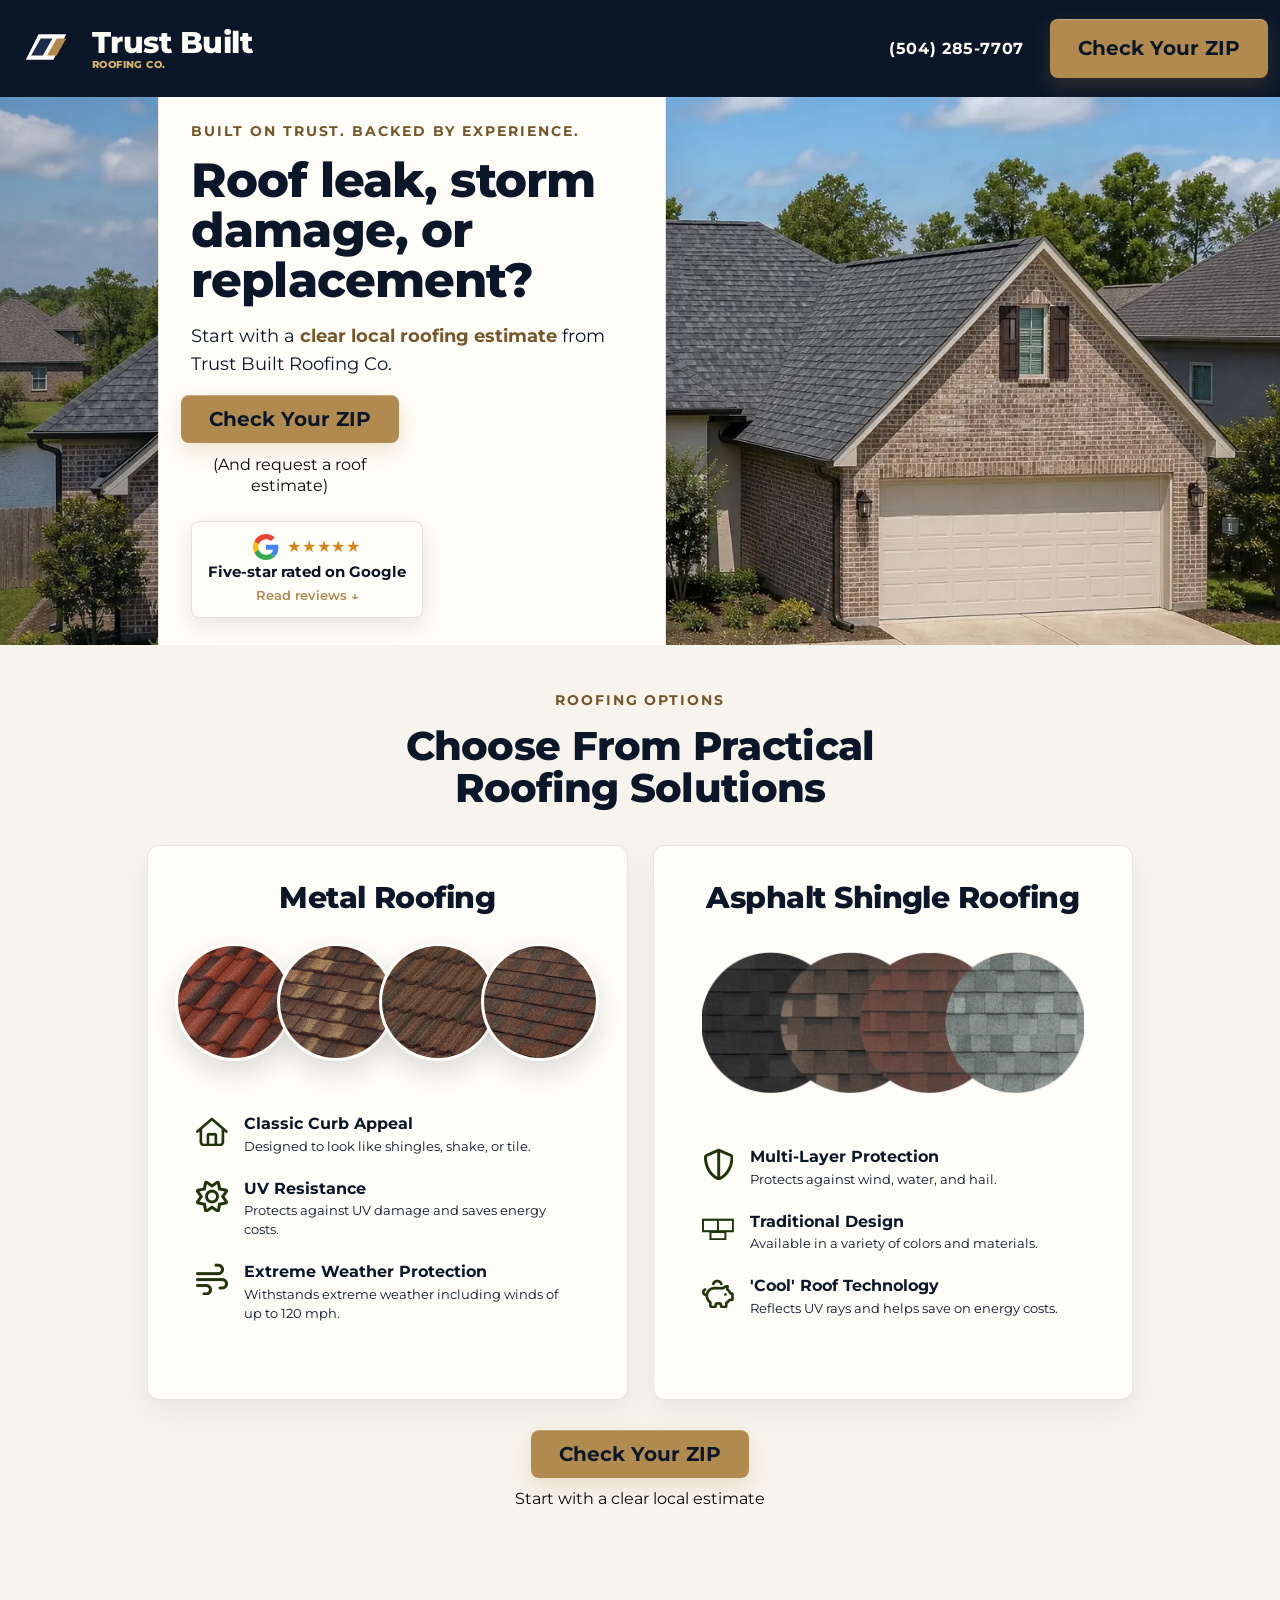
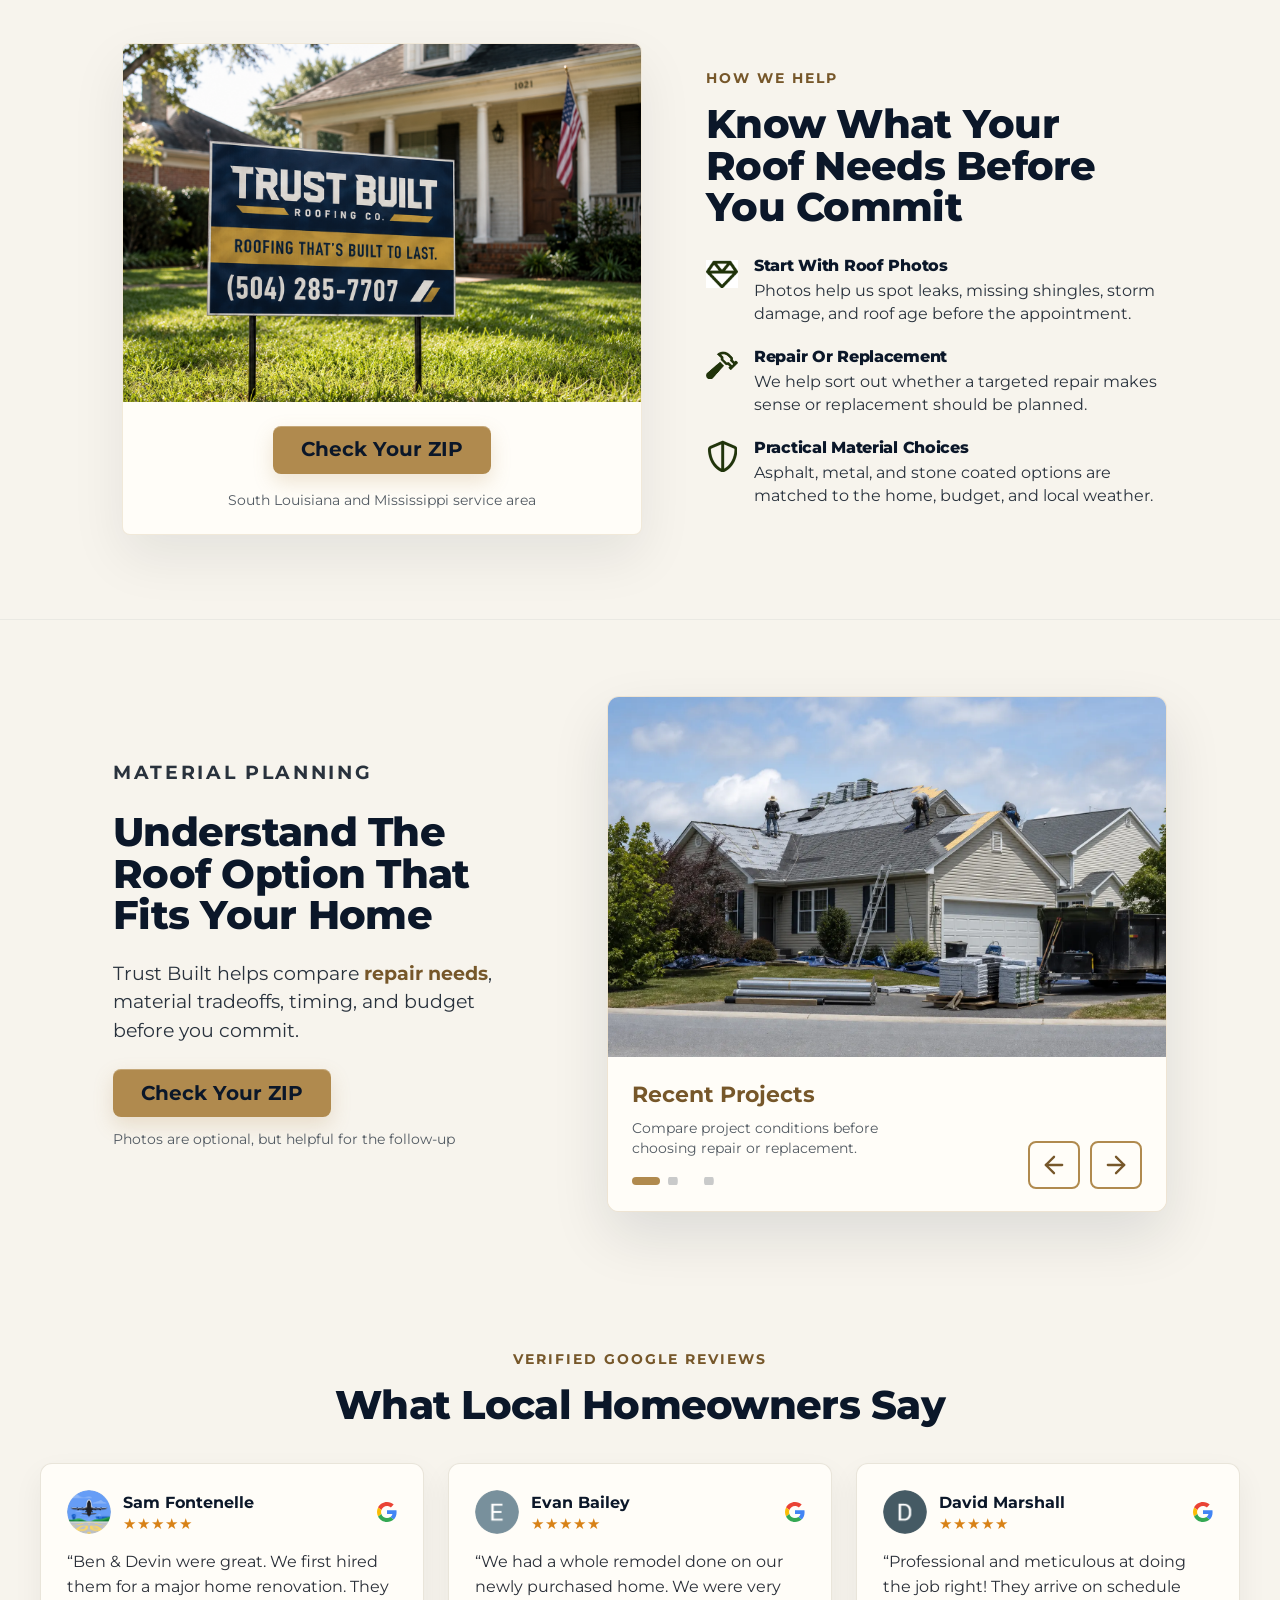
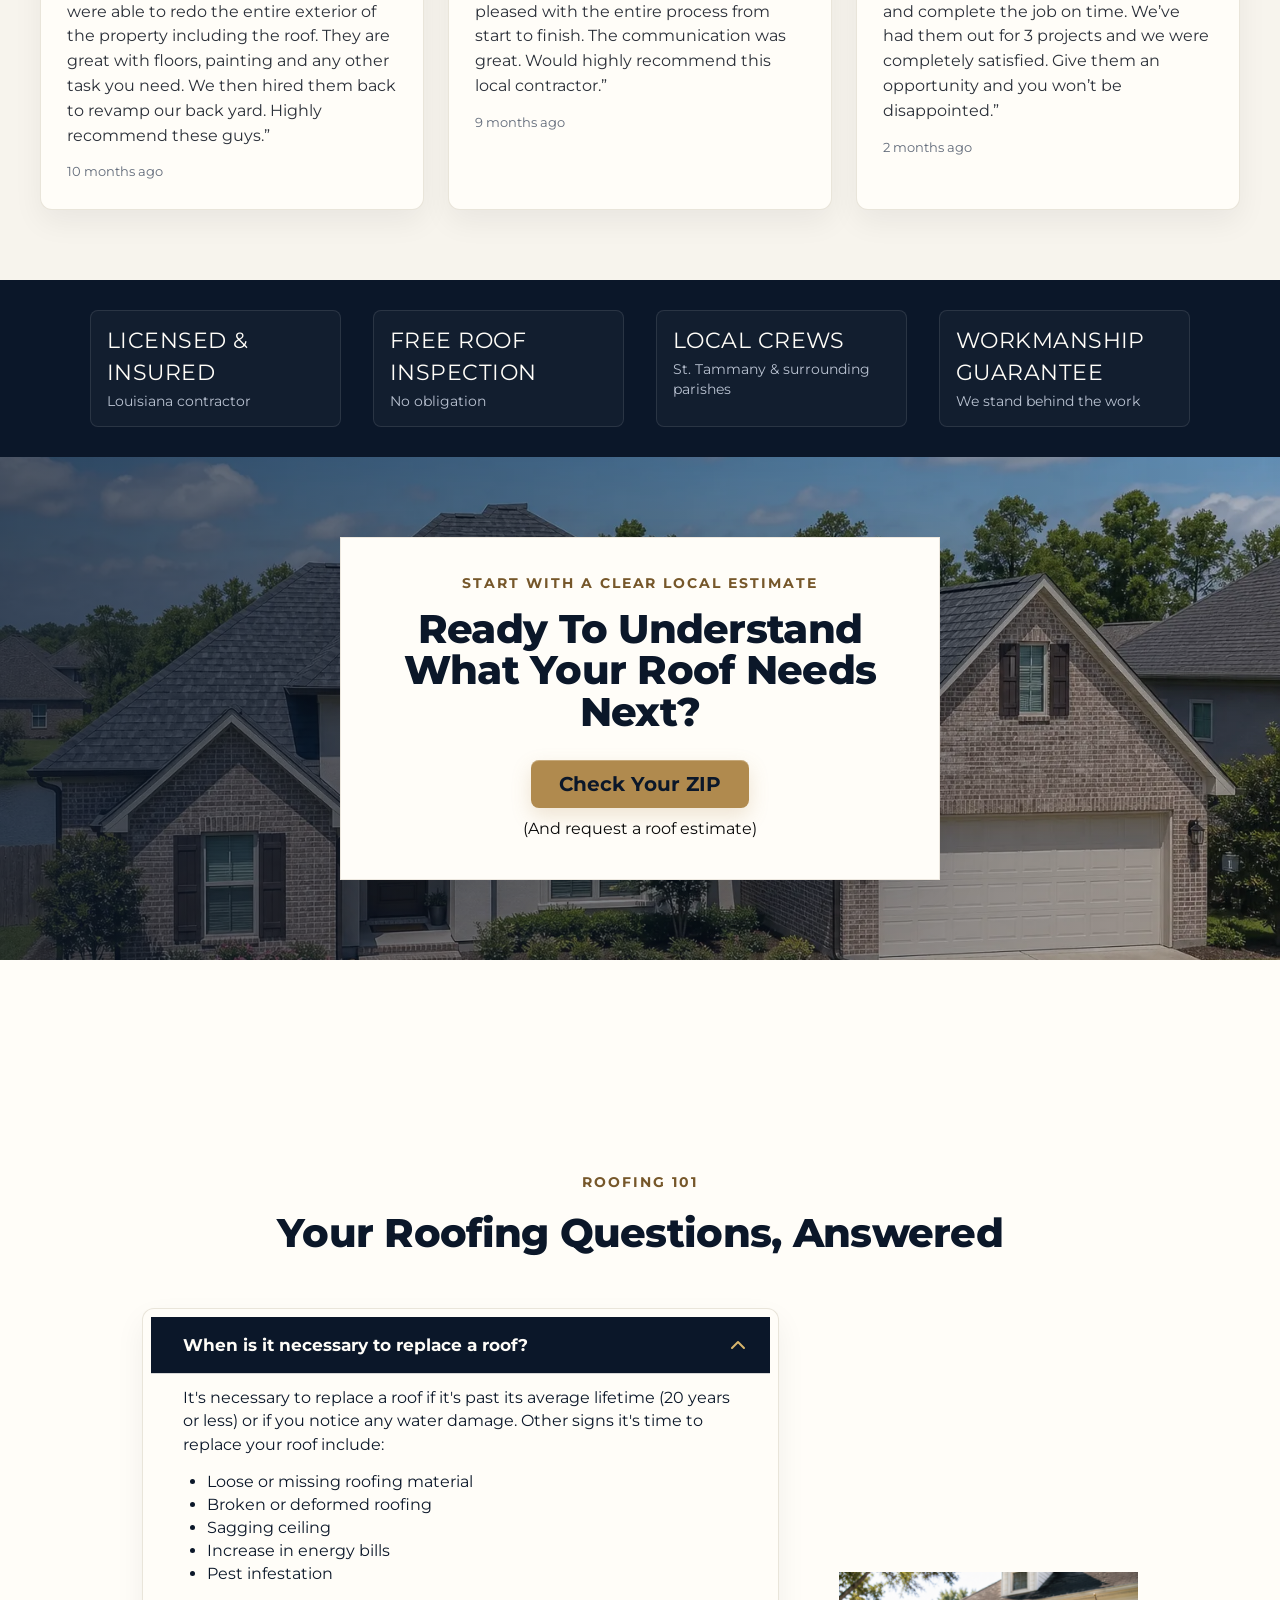
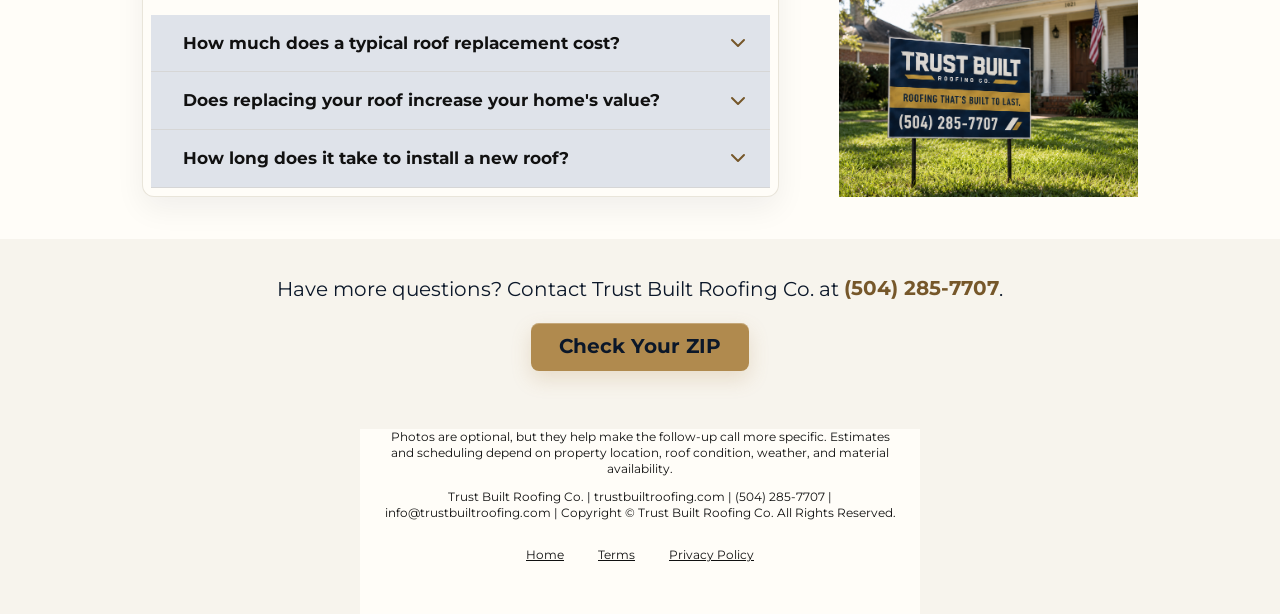
<file: index.html>
﻿<!doctype html>
<html lang="en">
  <head>
    <meta charset="utf-8">
    <meta name="viewport" content="width=device-width, initial-scale=1">
    <title>Trust Built Roofing Co. | Roof Repair and Replacement Estimates</title>
    <meta name="description" content="Request roof repair, roof replacement, storm damage, and roof leak estimates from Trust Built Roofing Co. serving South Louisiana and Mississippi.">
    <link rel="canonical" href="https://trustbuiltroofing.com/">
    <meta property="og:title" content="Trust Built Roofing Co. | Roof Repair and Replacement Estimates">
    <meta property="og:description" content="Roof repair, roof replacement, storm damage, and roof leak estimates for homeowners in South Louisiana and Mississippi.">
    <meta property="og:url" content="https://trustbuiltroofing.com/">
    <meta property="og:site_name" content="Trust Built Roofing Co.">
    <meta property="og:image" content="trust-built-assets/trust-built-completed-roof.webp">
    <meta name="theme-color" content="#1b2d4b">
    <link rel="icon" href="trust-built-assets/favicon.svg" type="image/svg+xml">
    <link rel="preconnect" href="https://fonts.googleapis.com">
    <link rel="preconnect" href="https://fonts.gstatic.com" crossorigin>
    <link href="https://fonts.googleapis.com/css2?family=Montserrat:wght@400;500;600;700;800;900&display=swap" rel="stylesheet">
    <link rel="stylesheet" href="styles.css">
  </head>
  <body>
    <div class="trust-page">
      <header class="trust-header">
        <div class="trust-header__inner">
          <a class="trust-header__logo" href="#content" aria-label="Trust Built Roofing Co.">
            <img src="trust-built-assets/favicon.svg" alt="Trust Built Roofing Co.">
            <span class="trust-header__brand" aria-hidden="true">
              <strong>Trust Built</strong>
              <small>Roofing Co.</small>
            </span>
          </a>
          <div class="trust-header__actions">
            <a class="trust-phone" href="tel:5042857707">(504) 285-7707</a>
            <button class="trust-button" type="button" data-open-modal>Check Your ZIP</button>
          </div>
        </div>
      </header>

      <main id="content">
        <section class="trust-hero">
          <video class="trust-hero__video" autoplay muted loop playsinline preload="auto" poster="trust-built-assets/trust-built-completed-roof.webp" aria-hidden="true" data-hero-video data-hero-playlist="videos/hero-1.mp4,videos/hero-2.mp4">
            <source src="videos/hero-1.mp4" type="video/mp4">
          </video>
          <div class="trust-hero__overlay">
            <div class="trust-hero__card">
              <p class="trust-eyebrow">Built On Trust. Backed By Experience.</p>
              <h1>Roof leak, storm damage, or replacement?</h1>
              <p class="trust-hero__copy">Start with a <strong>clear local roofing estimate</strong> from Trust Built Roofing Co.</p>
              <div class="trust-hero__cta-row">
                <div class="trust-cta-stack">
                  <button class="trust-button" type="button" data-open-modal>Check Your ZIP</button>
                  <span>(And request a roof estimate)</span>
                </div>
                <a class="trust-rating-card" href="#reviews">
                  <span class="trust-rating-card__row">
                    <img class="trust-rating-card__google" src="trust-built-assets/reviews/google-g-logo.svg" alt="Google" width="22" height="22">
                    <span class="trust-stars" aria-hidden="true">&#9733;&#9733;&#9733;&#9733;&#9733;</span>
                  </span>
                  <b>Five-star rated on Google</b>
                  <small>Read reviews &darr;</small>
                </a>
              </div>
            </div>
          </div>
        </section>

        <section class="trust-products">
          <div class="trust-section-title">
            <p class="trust-eyebrow">Roofing Options</p>
            <h2>Choose From Practical Roofing Solutions</h2>
          </div>
          <div class="trust-product-grid">
            <article class="trust-product-card trust-product-card--steel">
                  <h3>Metal Roofing</h3>
                  <div class="trust-steel-samples" aria-label="Stone coated steel roofing examples">
                    <figure tabindex="0">
                      <img src="trust-built-assets/westlake-barrel-vault-texture.png" alt="Barrel-Vault Tile stone coated steel roof texture">
                      <figcaption>Barrel-Vault</figcaption>
                    </figure>
                    <figure tabindex="0">
                      <img src="trust-built-assets/westlake-cottage-texture.png" alt="Cottage Shingle stone coated steel roof texture">
                      <figcaption>Cottage</figcaption>
                    </figure>
                    <figure tabindex="0">
                      <img src="trust-built-assets/westlake-pacific-texture.png" alt="Pacific Tile stone coated steel roof texture">
                      <figcaption>Pacific</figcaption>
                    </figure>
                    <figure tabindex="0">
                      <img src="trust-built-assets/westlake-granite-ridge-texture.png" alt="Granite-Ridge Shingle stone coated steel roof texture">
                      <figcaption>Granite-Ridge</figcaption>
                    </figure>
                  </div>
                  <div class="trust-feature-list"><div class="trust-feature">
        <img src="roof-assets/home-icon.png" alt="Home icon">
        <div>
          <h4>Classic Curb Appeal</h4>
          <p>Designed to look like shingles, shake, or tile.</p>
        </div>
      </div><div class="trust-feature">
        <img src="roof-assets/settings-icon.png" alt="UV icon">
        <div>
          <h4>UV Resistance</h4>
          <p>Protects against UV damage and saves energy costs.</p>
        </div>
      </div><div class="trust-feature">
        <img src="roof-assets/wind-icon.png" alt="Wind icon">
        <div>
          <h4>Extreme Weather Protection</h4>
          <p>Withstands extreme weather including winds of up to 120 mph.</p>
        </div>
      </div></div>
                </article><article class="trust-product-card">
                  <h3>Asphalt Shingle Roofing</h3>
                  <img class="trust-product-card__samples" src="roof-assets/asphalt-shingle-samples.webp" alt="Asphalt shingle roofing samples">
                  <div class="trust-feature-list"><div class="trust-feature">
        <img src="roof-assets/shield-icon.png" alt="Multi-layer protection icon">
        <div>
          <h4>Multi-Layer Protection</h4>
          <p>Protects against wind, water, and hail.</p>
        </div>
      </div><div class="trust-feature">
        <img src="roof-assets/bricks-icon.png" alt="Traditional design icon">
        <div>
          <h4>Traditional Design</h4>
          <p>Available in a variety of colors and materials.</p>
        </div>
      </div><div class="trust-feature">
        <img src="roof-assets/piggy-bank-icon.png" alt="Cool roof icon">
        <div>
          <h4>'Cool' Roof Technology</h4>
          <p>Reflects UV rays and helps save on energy costs.</p>
        </div>
      </div></div>
                </article>
          </div>
          <div class="trust-centered-cta">
            <button class="trust-button" type="button" data-open-modal>Check Your ZIP</button>
            <span>Start with a clear local estimate</span>
          </div>
        </section>

        <section class="trust-advantage">
          <div class="trust-map-block">
            <img src="trust-built-assets/trust-built-yard-sign-real.png" alt="Trust Built Roofing Co. yard sign at a local home">
            <button class="trust-button" type="button" data-open-modal>Check Your ZIP</button>
            <span>South Louisiana and Mississippi service area</span>
          </div>
          <div class="trust-advantage__copy">
            <p class="trust-eyebrow">How We Help</p>
            <h2>Know What Your Roof Needs Before You Commit</h2>
            <div class="trust-feature-list trust-feature-list--large"><div class="trust-feature">
        <img src="roof-assets/gem-icon.png" alt="Gem icon">
        <div>
          <h3>Start With Roof Photos</h3>
          <p>Photos help us spot leaks, missing shingles, storm damage, and roof age before the appointment.</p>
        </div>
      </div><div class="trust-feature">
        <img src="roof-assets/hammer-icon.png" alt="Hammer icon">
        <div>
          <h3>Repair Or Replacement</h3>
          <p>We help sort out whether a targeted repair makes sense or replacement should be planned.</p>
        </div>
      </div><div class="trust-feature">
        <img src="roof-assets/shield-icon.png" alt="Shield icon">
        <div>
          <h3>Practical Material Choices</h3>
          <p>Asphalt, metal, and stone coated options are matched to the home, budget, and local weather.</p>
        </div>
      </div></div>
          </div>
        </section>

        <section class="trust-financing">
          <div class="trust-financing__copy">
            <p class="trust-eyebrow">Material Planning</p>
            <h2>Understand The Roof Option That Fits Your Home</h2>
            <p>Trust Built helps compare <strong>repair needs</strong>, material tradeoffs, timing, and budget before you commit.</p>
            <button class="trust-button" type="button" data-open-modal>Check Your ZIP</button>
            <span>Photos are optional, but helpful for the follow-up</span>
          </div>
          <div class="trust-before-after">
            <img src="trust-built-assets/trust-built-roof-jobsite.webp" alt="Organized roofing jobsite by Trust Built Roofing Co.">
            <div class="trust-before-after__labels">
              <strong data-project-label aria-live="polite">Recent Projects</strong>
              <span>Compare project conditions before choosing repair or replacement.</span>
              <div class="trust-project-dots" aria-label="Project gallery">
                <button type="button" data-project-slide="0" aria-label="Show prepared jobsite" aria-current="true"></button>
                <button type="button" data-project-slide="1" aria-label="Show completed roof"></button>
                <button type="button" data-project-slide="2" aria-label="Show storm damage detail"></button>
              </div>
            </div>
            <div class="trust-arrow-row">
              <button type="button" aria-label="Previous roof project" data-before-after="-1"><svg xmlns="http://www.w3.org/2000/svg" width="24" height="24" viewBox="0 0 24 24" fill="none" stroke="currentColor" stroke-width="2" stroke-linecap="round" stroke-linejoin="round" aria-hidden="true"><path d="m12 19-7-7 7-7"></path><path d="M19 12H5"></path></svg></button>
              <button type="button" aria-label="Next roof project" data-before-after="1"><svg xmlns="http://www.w3.org/2000/svg" width="24" height="24" viewBox="0 0 24 24" fill="none" stroke="currentColor" stroke-width="2" stroke-linecap="round" stroke-linejoin="round" aria-hidden="true"><path d="M5 12h14"></path><path d="m12 5 7 7-7 7"></path></svg></button>
            </div>
          </div>
        </section>

        <section class="trust-review" id="reviews">
          <div class="trust-section-title">
            <p class="trust-eyebrow">Verified Google Reviews</p>
            <h2>What Local Homeowners Say</h2>
          </div>
          <div class="trust-review__grid">
            <figure class="trust-review__card">
              <div class="trust-review__head">
                <img class="trust-review__avatar" src="trust-built-assets/reviews/sam-fontenelle.png" alt="" width="44" height="44" loading="lazy">
                <div>
                  <strong>Sam Fontenelle</strong>
                  <span class="trust-stars" aria-label="5 out of 5 stars">&#9733;&#9733;&#9733;&#9733;&#9733;</span>
                </div>
                <img class="trust-review__source" src="trust-built-assets/reviews/google-g-logo.svg" alt="Google review" width="20" height="20" loading="lazy">
              </div>
              <blockquote>&ldquo;Ben &amp; Devin were great. We first hired them for a major home renovation. They were able to redo the entire exterior of the property including the roof. They are great with floors, painting and any other task you need. We then hired them back to revamp our back yard. Highly recommend these guys.&rdquo;</blockquote>
              <figcaption>10 months ago</figcaption>
            </figure>
            <figure class="trust-review__card">
              <div class="trust-review__head">
                <img class="trust-review__avatar" src="trust-built-assets/reviews/evan-bailey.png" alt="" width="44" height="44" loading="lazy">
                <div>
                  <strong>Evan Bailey</strong>
                  <span class="trust-stars" aria-label="5 out of 5 stars">&#9733;&#9733;&#9733;&#9733;&#9733;</span>
                </div>
                <img class="trust-review__source" src="trust-built-assets/reviews/google-g-logo.svg" alt="Google review" width="20" height="20" loading="lazy">
              </div>
              <blockquote>&ldquo;We had a whole remodel done on our newly purchased home. We were very pleased with the entire process from start to finish. The communication was great. Would highly recommend this local contractor.&rdquo;</blockquote>
              <figcaption>9 months ago</figcaption>
            </figure>
            <figure class="trust-review__card">
              <div class="trust-review__head">
                <img class="trust-review__avatar" src="trust-built-assets/reviews/david-marshall.png" alt="" width="44" height="44" loading="lazy">
                <div>
                  <strong>David Marshall</strong>
                  <span class="trust-stars" aria-label="5 out of 5 stars">&#9733;&#9733;&#9733;&#9733;&#9733;</span>
                </div>
                <img class="trust-review__source" src="trust-built-assets/reviews/google-g-logo.svg" alt="Google review" width="20" height="20" loading="lazy">
              </div>
              <blockquote>&ldquo;Professional and meticulous at doing the job right! They arrive on schedule and complete the job on time. We&rsquo;ve had them out for 3 projects and we were completely satisfied. Give them an opportunity and you won&rsquo;t be disappointed.&rdquo;</blockquote>
              <figcaption>2 months ago</figcaption>
            </figure>
          </div>
        </section>

        <section class="trust-credentials" aria-label="Why homeowners trust us">
          <ul class="trust-credentials__list">
            <li><strong>Licensed &amp; Insured</strong><span>Louisiana contractor</span></li>
            <li><strong>Free Roof Inspection</strong><span>No obligation</span></li>
            <li><strong>Local Crews</strong><span>St. Tammany &amp; surrounding parishes</span></li>
            <li><strong>Workmanship Guarantee</strong><span>We stand behind the work</span></li>
          </ul>
        </section>

        <section class="trust-roof-cta">
          <div class="trust-roof-cta__card">
            <p class="trust-eyebrow">Start With A Clear Local Estimate</p>
            <h2>Ready To Understand What Your Roof Needs Next?</h2>
            <button class="trust-button" type="button" data-open-modal>Check Your ZIP</button>
            <span>(And request a roof estimate)</span>
          </div>
        </section>

        <section class="trust-faq">
          <div class="trust-section-title">
            <p class="trust-eyebrow">Roofing 101</p>
            <h2>Your Roofing Questions, Answered</h2>
          </div>
          <div class="trust-faq__grid">
            <div class="trust-accordion">
              <article class="trust-faq-item">
                    <button type="button" data-faq-index="0" aria-expanded="true">
                      <span>When is it necessary to replace a roof?</span>
                      <svg class="is-open" xmlns="http://www.w3.org/2000/svg" width="24" height="24" viewBox="0 0 24 24" fill="none" stroke="currentColor" stroke-width="2" stroke-linecap="round" stroke-linejoin="round" aria-hidden="true"><path d="m6 9 6 6 6-6"></path></svg>
                    </button>
                    <div class="trust-faq-item__body" >
    <p>It's necessary to replace a roof if it's past its average lifetime (20 years or less) or if you notice any water damage. Other signs it's time to replace your roof include:</p>
    <ul><li>Loose or missing roofing material</li><li>Broken or deformed roofing</li><li>Sagging ceiling</li><li>Increase in energy bills</li><li>Pest infestation</li></ul>
  </div>
                  </article><article class="trust-faq-item">
                    <button type="button" data-faq-index="1" aria-expanded="false">
                      <span>How much does a typical roof replacement cost?</span>
                      <svg class="" xmlns="http://www.w3.org/2000/svg" width="24" height="24" viewBox="0 0 24 24" fill="none" stroke="currentColor" stroke-width="2" stroke-linecap="round" stroke-linejoin="round" aria-hidden="true"><path d="m6 9 6 6 6-6"></path></svg>
                    </button>
                    <div class="trust-faq-item__body" hidden>
    <p>Roof replacement cost depends on your home's size, roof pitch, materials, and current roof condition. Trust Built Roofing Co. provides an estimate after reviewing the property details.</p>
    
  </div>
                  </article><article class="trust-faq-item">
                    <button type="button" data-faq-index="2" aria-expanded="false">
                      <span>Does replacing your roof increase your home's value?</span>
                      <svg class="" xmlns="http://www.w3.org/2000/svg" width="24" height="24" viewBox="0 0 24 24" fill="none" stroke="currentColor" stroke-width="2" stroke-linecap="round" stroke-linejoin="round" aria-hidden="true"><path d="m6 9 6 6 6-6"></path></svg>
                    </button>
                    <div class="trust-faq-item__body" hidden>
    <p>A durable, professionally installed roof can improve curb appeal, help protect the structure, and support long-term home value.</p>
    
  </div>
                  </article><article class="trust-faq-item">
                    <button type="button" data-faq-index="3" aria-expanded="false">
                      <span>How long does it take to install a new roof?</span>
                      <svg class="" xmlns="http://www.w3.org/2000/svg" width="24" height="24" viewBox="0 0 24 24" fill="none" stroke="currentColor" stroke-width="2" stroke-linecap="round" stroke-linejoin="round" aria-hidden="true"><path d="m6 9 6 6 6-6"></path></svg>
                    </button>
                    <div class="trust-faq-item__body" hidden>
    <p>Installation timing depends on the roof size, scope of work, material choice, weather, and jobsite conditions.</p>
    
  </div>
                  </article>
            </div>
            <img class="trust-faq__rep" src="trust-built-assets/trust-built-yard-sign-real.png" alt="Trust Built Roofing Co. yard sign">
          </div>
        </section>

        <section class="trust-final-cta">
        <p>Have more questions? Contact Trust Built Roofing Co. at <a href="tel:5042857707">(504) 285-7707</a>.</p>
          <button class="trust-button" type="button" data-open-modal>Check Your ZIP</button>
        </section>
      </main>

      <footer class="trust-footer">
        <p>Photos are optional, but they help make the follow-up call more specific. Estimates and scheduling depend on property location, roof condition, weather, and material availability.</p>
        <p>Trust Built Roofing Co. | trustbuiltroofing.com | (504) 285-7707 | info@trustbuiltroofing.com | Copyright &copy; Trust Built Roofing Co. All Rights Reserved.</p>
        <nav aria-label="Footer links">
          <a href="index.html">Home</a>
          <a href="terms.html">Terms</a>
          <a href="privacy.html">Privacy Policy</a>
        </nav>
      </footer>
    </div>
    <div id="trust-modal-root"></div>
    <!-- Netlify Forms registration (build-time detection). The visible form is JS-rendered;
         Netlify only sees static HTML, so this hidden twin registers the fields. -->
    <form name="roof-estimate" data-netlify="true" netlify-honeypot="bot-field" hidden>
      <input type="text" name="name">
      <input type="tel" name="phone">
      <input type="email" name="email">
      <input type="text" name="zipCode">
      <input type="text" name="homeowner">
      <input type="text" name="roofNeeds">
      <input type="text" name="roofType">
      <input type="text" name="timeline">
      <textarea name="notes"></textarea>
      <input type="text" name="consent">
      <input type="text" name="bot-field">
    </form>
    <script src="script.js"></script>
  </body>
</html>
</file>
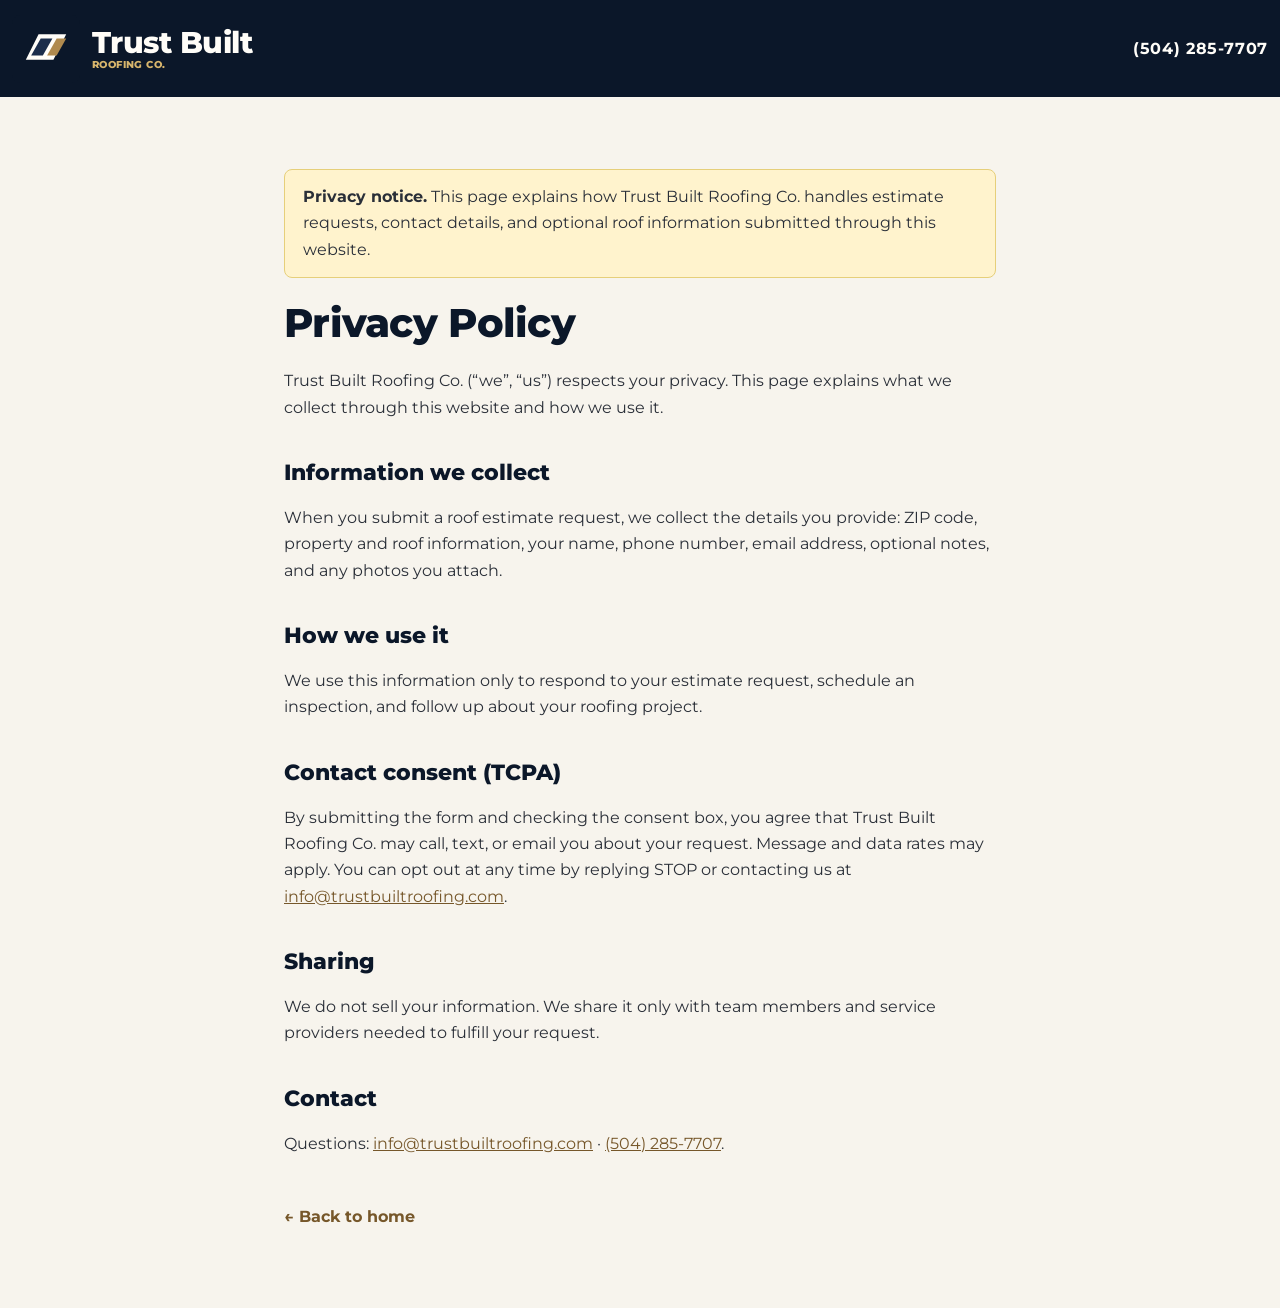
<file: privacy.html>
<!doctype html>
<html lang="en">
  <head>
    <meta charset="utf-8">
    <meta name="viewport" content="width=device-width, initial-scale=1">
    <title>Privacy Policy | Trust Built Roofing Co.</title>
    <meta name="robots" content="noindex">
    <link rel="preconnect" href="https://fonts.googleapis.com">
    <link rel="preconnect" href="https://fonts.gstatic.com" crossorigin>
    <link href="https://fonts.googleapis.com/css2?family=Montserrat:wght@400;500;600;700;800;900&display=swap" rel="stylesheet">
    <link rel="stylesheet" href="styles.css">
    <style>
      .legal { max-width: 760px; margin: 0 auto; padding: 56px 24px 80px; }
      .legal h1 { font-family: var(--font-display); font-weight: 800; font-size: 40px; letter-spacing: -0.018em; margin: 0 0 8px; }
      .legal h2 { font-family: var(--font-display); font-weight: 800; font-size: 22px; margin: 36px 0 10px; }
      .legal p, .legal li { font-size: 16px; line-height: 1.65; color: #2a2f38; }
      .legal a { color: var(--bronze-text); }
      .legal__note { background: #fff3cd; border: 1px solid #e6cf7a; border-radius: 8px; padding: 14px 18px; font-size: 14px; }
      .legal__back { display: inline-block; margin-top: 32px; font-weight: 700; color: var(--bronze-text); text-decoration: none; }
    </style>
  </head>
  <body>
    <div class="trust-page">
      <header class="trust-header">
        <div class="trust-header__inner">
          <a class="trust-header__logo" href="index.html" aria-label="Trust Built Roofing Co.">
            <img src="trust-built-assets/favicon.svg" alt="Trust Built Roofing Co.">
            <span class="trust-header__brand" aria-hidden="true"><strong>Trust Built</strong><small>Roofing Co.</small></span>
          </a>
          <a class="trust-phone" href="tel:5042857707">(504) 285-7707</a>
        </div>
      </header>
      <main class="legal">
        <p class="legal__note"><strong>Privacy notice.</strong> This page explains how Trust Built Roofing Co. handles estimate requests, contact details, and optional roof information submitted through this website.</p>
        <h1>Privacy Policy</h1>
        <p>Trust Built Roofing Co. (&ldquo;we&rdquo;, &ldquo;us&rdquo;) respects your privacy. This page explains what we collect through this website and how we use it.</p>
        <h2>Information we collect</h2>
        <p>When you submit a roof estimate request, we collect the details you provide: ZIP code, property and roof information, your name, phone number, email address, optional notes, and any photos you attach.</p>
        <h2>How we use it</h2>
        <p>We use this information only to respond to your estimate request, schedule an inspection, and follow up about your roofing project.</p>
        <h2>Contact consent (TCPA)</h2>
        <p>By submitting the form and checking the consent box, you agree that Trust Built Roofing Co. may call, text, or email you about your request. Message and data rates may apply. You can opt out at any time by replying STOP or contacting us at <a href="mailto:info@trustbuiltroofing.com">info@trustbuiltroofing.com</a>.</p>
        <h2>Sharing</h2>
        <p>We do not sell your information. We share it only with team members and service providers needed to fulfill your request.</p>
        <h2>Contact</h2>
        <p>Questions: <a href="mailto:info@trustbuiltroofing.com">info@trustbuiltroofing.com</a> &middot; <a href="tel:5042857707">(504) 285-7707</a>.</p>
        <a class="legal__back" href="index.html">&larr; Back to home</a>
      </main>
    </div>
  </body>
</html>
</file>
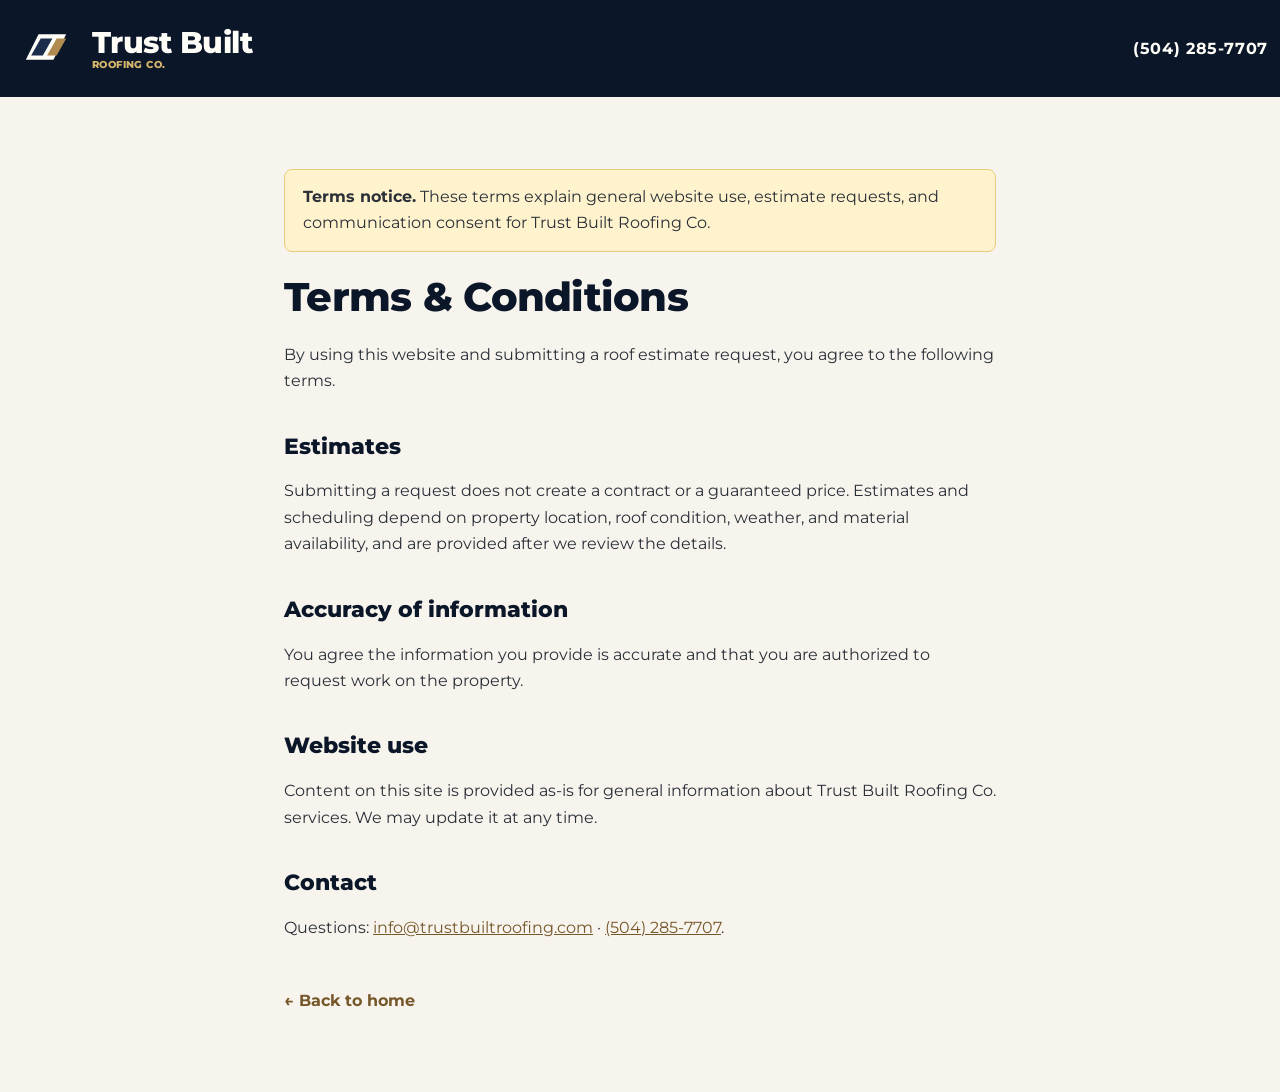
<file: terms.html>
<!doctype html>
<html lang="en">
  <head>
    <meta charset="utf-8">
    <meta name="viewport" content="width=device-width, initial-scale=1">
    <title>Terms &amp; Conditions | Trust Built Roofing Co.</title>
    <meta name="robots" content="noindex">
    <link rel="preconnect" href="https://fonts.googleapis.com">
    <link rel="preconnect" href="https://fonts.gstatic.com" crossorigin>
    <link href="https://fonts.googleapis.com/css2?family=Montserrat:wght@400;500;600;700;800;900&display=swap" rel="stylesheet">
    <link rel="stylesheet" href="styles.css">
    <style>
      .legal { max-width: 760px; margin: 0 auto; padding: 56px 24px 80px; }
      .legal h1 { font-family: var(--font-display); font-weight: 800; font-size: 40px; letter-spacing: -0.018em; margin: 0 0 8px; }
      .legal h2 { font-family: var(--font-display); font-weight: 800; font-size: 22px; margin: 36px 0 10px; }
      .legal p, .legal li { font-size: 16px; line-height: 1.65; color: #2a2f38; }
      .legal a { color: var(--bronze-text); }
      .legal__note { background: #fff3cd; border: 1px solid #e6cf7a; border-radius: 8px; padding: 14px 18px; font-size: 14px; }
      .legal__back { display: inline-block; margin-top: 32px; font-weight: 700; color: var(--bronze-text); text-decoration: none; }
    </style>
  </head>
  <body>
    <div class="trust-page">
      <header class="trust-header">
        <div class="trust-header__inner">
          <a class="trust-header__logo" href="index.html" aria-label="Trust Built Roofing Co.">
            <img src="trust-built-assets/favicon.svg" alt="Trust Built Roofing Co.">
            <span class="trust-header__brand" aria-hidden="true"><strong>Trust Built</strong><small>Roofing Co.</small></span>
          </a>
          <a class="trust-phone" href="tel:5042857707">(504) 285-7707</a>
        </div>
      </header>
      <main class="legal">
        <p class="legal__note"><strong>Terms notice.</strong> These terms explain general website use, estimate requests, and communication consent for Trust Built Roofing Co.</p>
        <h1>Terms &amp; Conditions</h1>
        <p>By using this website and submitting a roof estimate request, you agree to the following terms.</p>
        <h2>Estimates</h2>
        <p>Submitting a request does not create a contract or a guaranteed price. Estimates and scheduling depend on property location, roof condition, weather, and material availability, and are provided after we review the details.</p>
        <h2>Accuracy of information</h2>
        <p>You agree the information you provide is accurate and that you are authorized to request work on the property.</p>
        <h2>Website use</h2>
        <p>Content on this site is provided as-is for general information about Trust Built Roofing Co. services. We may update it at any time.</p>
        <h2>Contact</h2>
        <p>Questions: <a href="mailto:info@trustbuiltroofing.com">info@trustbuiltroofing.com</a> &middot; <a href="tel:5042857707">(504) 285-7707</a>.</p>
        <a class="legal__back" href="index.html">&larr; Back to home</a>
      </main>
    </div>
  </body>
</html>
</file>
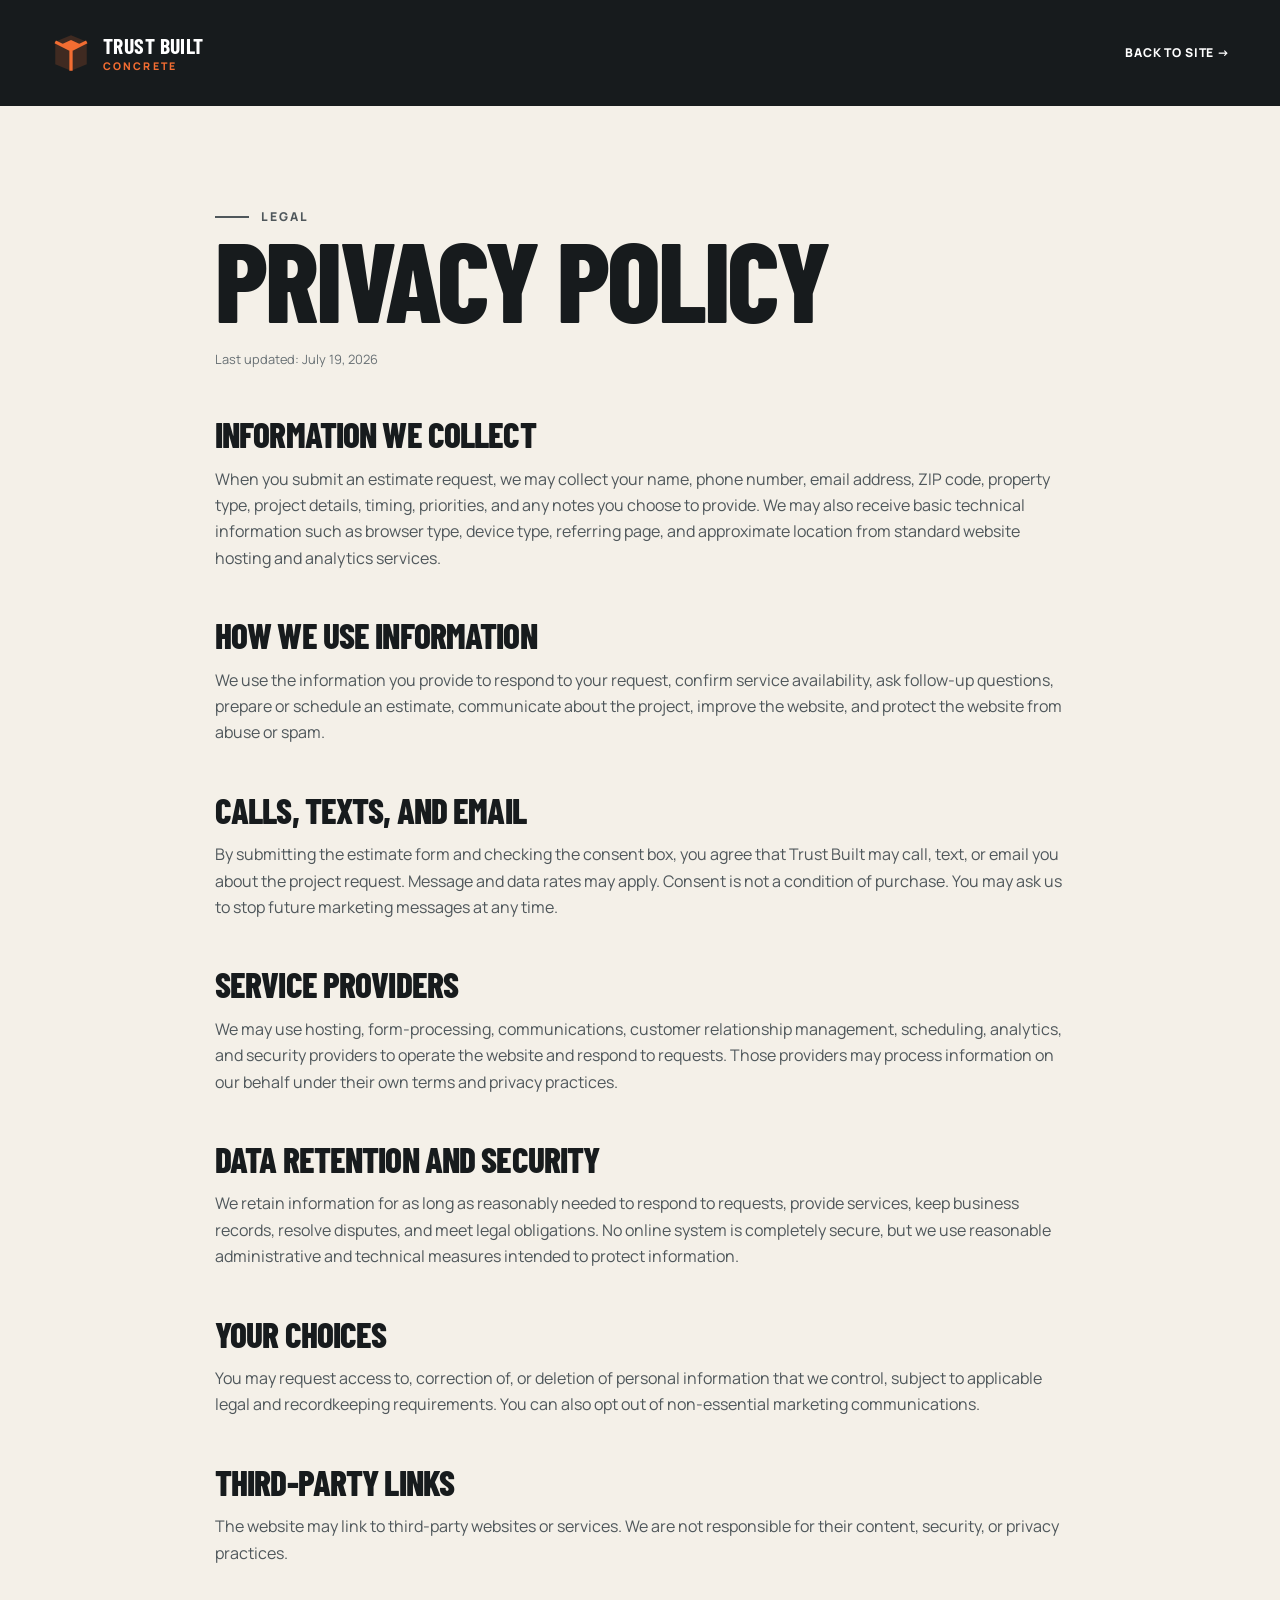
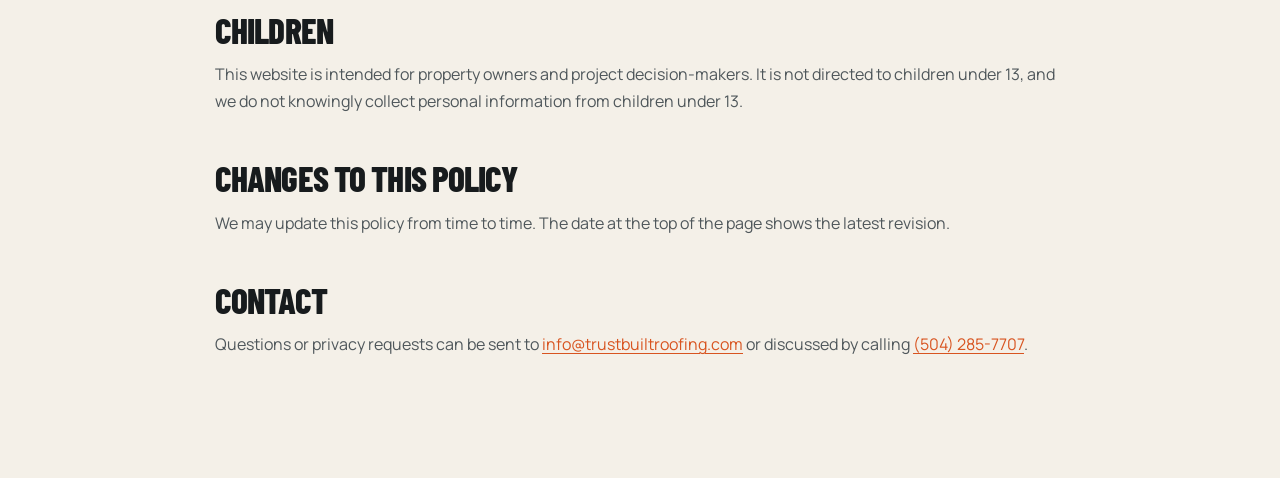
<file: concrete/privacy.html>
<!doctype html>
<html lang="en">
  <head>
    <meta charset="utf-8">
    <meta name="viewport" content="width=device-width, initial-scale=1">
    <title>Privacy Policy | Trust Built Concrete</title>
    <meta name="description" content="Privacy policy for Trust Built Concrete estimate requests and website use.">
    <link rel="icon" href="favicon.svg" type="image/svg+xml">
    <link rel="preconnect" href="https://fonts.googleapis.com">
    <link rel="preconnect" href="https://fonts.gstatic.com" crossorigin>
    <link href="https://fonts.googleapis.com/css2?family=Barlow+Condensed:wght@600;700;800&family=Manrope:wght@400;500;600;700;800&display=swap" rel="stylesheet">
    <link rel="stylesheet" href="styles.css">
    <style>
      .legal-header{background:#171b1d;color:#fff;padding:32px 0}.legal-header .shell{display:flex;align-items:center;justify-content:space-between;gap:24px}.legal-header a:last-child{font-size:.76rem;font-weight:800;letter-spacing:.07em;text-transform:uppercase}.legal{padding:90px 0 120px}.legal article{max-width:850px}.legal h1{font-size:clamp(3.8rem,9vw,7rem)}.legal .updated{margin-top:18px;color:#687074;font-size:.8rem}.legal h2{margin-top:48px;font-family:"Barlow Condensed",Impact,sans-serif;font-size:2.2rem}.legal p,.legal li{color:#4f575b}.legal p{margin-top:14px}.legal ul{padding-left:22px}.legal a{color:#d85420;text-decoration:underline;text-underline-offset:3px}@media(max-width:700px){.legal-header .brand__text{display:none}.legal{padding-top:64px}}
    </style>
  </head>
  <body>
    <header class="legal-header">
      <div class="shell">
        <a class="brand" href="index.html" aria-label="Trust Built Concrete home"><span class="brand__mark" aria-hidden="true"><svg viewBox="0 0 64 64"><path d="M8 15 32 5l24 10v34L32 59 8 49Z" fill="currentColor" opacity=".18"/><path d="M8 15 32 27l24-12M32 27v32" fill="none" stroke="currentColor" stroke-width="5" stroke-linejoin="round"/><path d="m17 19 15-7 15 7-15 7Z" fill="currentColor"/></svg></span><span class="brand__text"><strong>Trust Built</strong><small>Concrete</small></span></a>
        <a href="index.html">Back to site →</a>
      </div>
    </header>
    <main class="legal">
      <article class="shell">
        <p class="eyebrow"><span></span>Legal</p>
        <h1>Privacy Policy</h1>
        <p class="updated">Last updated: July 19, 2026</p>

        <h2>Information we collect</h2>
        <p>When you submit an estimate request, we may collect your name, phone number, email address, ZIP code, property type, project details, timing, priorities, and any notes you choose to provide. We may also receive basic technical information such as browser type, device type, referring page, and approximate location from standard website hosting and analytics services.</p>

        <h2>How we use information</h2>
        <p>We use the information you provide to respond to your request, confirm service availability, ask follow-up questions, prepare or schedule an estimate, communicate about the project, improve the website, and protect the website from abuse or spam.</p>

        <h2>Calls, texts, and email</h2>
        <p>By submitting the estimate form and checking the consent box, you agree that Trust Built may call, text, or email you about the project request. Message and data rates may apply. Consent is not a condition of purchase. You may ask us to stop future marketing messages at any time.</p>

        <h2>Service providers</h2>
        <p>We may use hosting, form-processing, communications, customer relationship management, scheduling, analytics, and security providers to operate the website and respond to requests. Those providers may process information on our behalf under their own terms and privacy practices.</p>

        <h2>Data retention and security</h2>
        <p>We retain information for as long as reasonably needed to respond to requests, provide services, keep business records, resolve disputes, and meet legal obligations. No online system is completely secure, but we use reasonable administrative and technical measures intended to protect information.</p>

        <h2>Your choices</h2>
        <p>You may request access to, correction of, or deletion of personal information that we control, subject to applicable legal and recordkeeping requirements. You can also opt out of non-essential marketing communications.</p>

        <h2>Third-party links</h2>
        <p>The website may link to third-party websites or services. We are not responsible for their content, security, or privacy practices.</p>

        <h2>Children</h2>
        <p>This website is intended for property owners and project decision-makers. It is not directed to children under 13, and we do not knowingly collect personal information from children under 13.</p>

        <h2>Changes to this policy</h2>
        <p>We may update this policy from time to time. The date at the top of the page shows the latest revision.</p>

        <h2>Contact</h2>
        <p>Questions or privacy requests can be sent to <a href="mailto:info@trustbuiltroofing.com">info@trustbuiltroofing.com</a> or discussed by calling <a href="tel:5042857707">(504) 285-7707</a>.</p>
      </article>
    </main>
  </body>
</html>
</file>
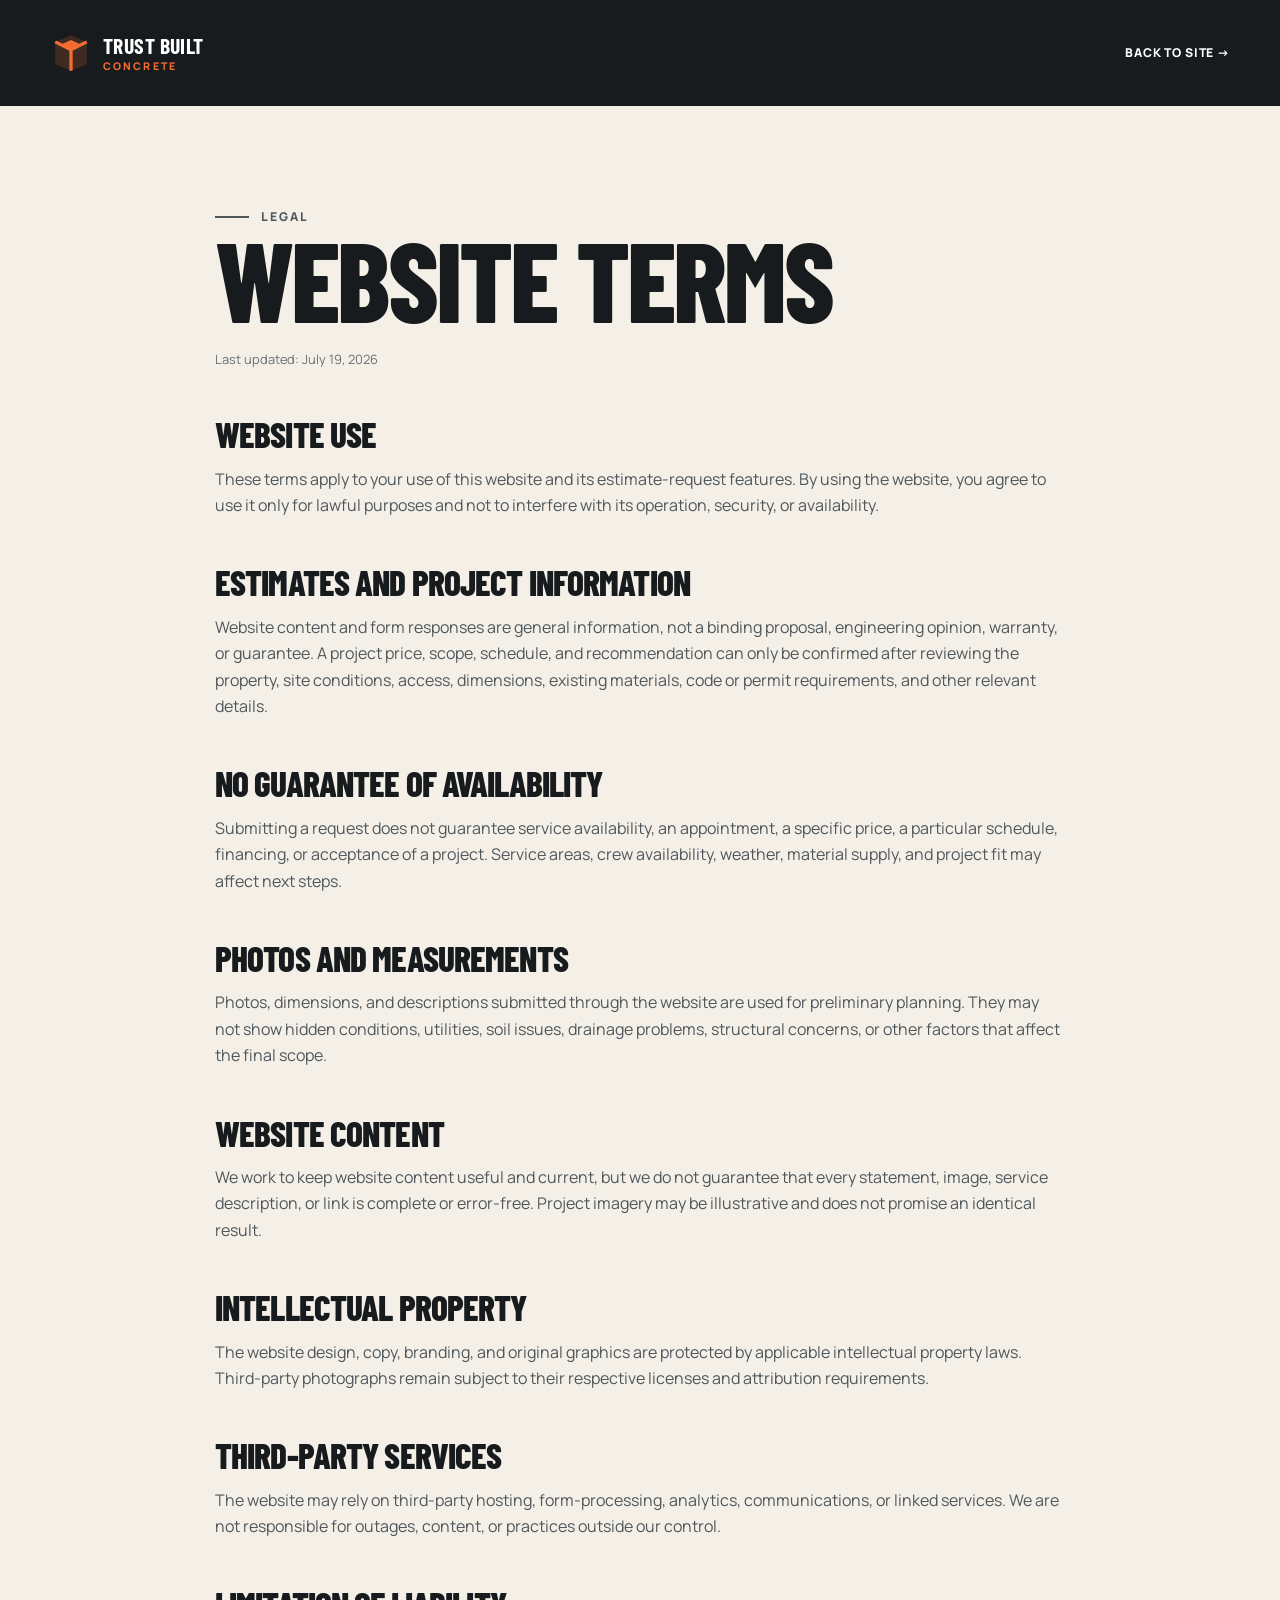
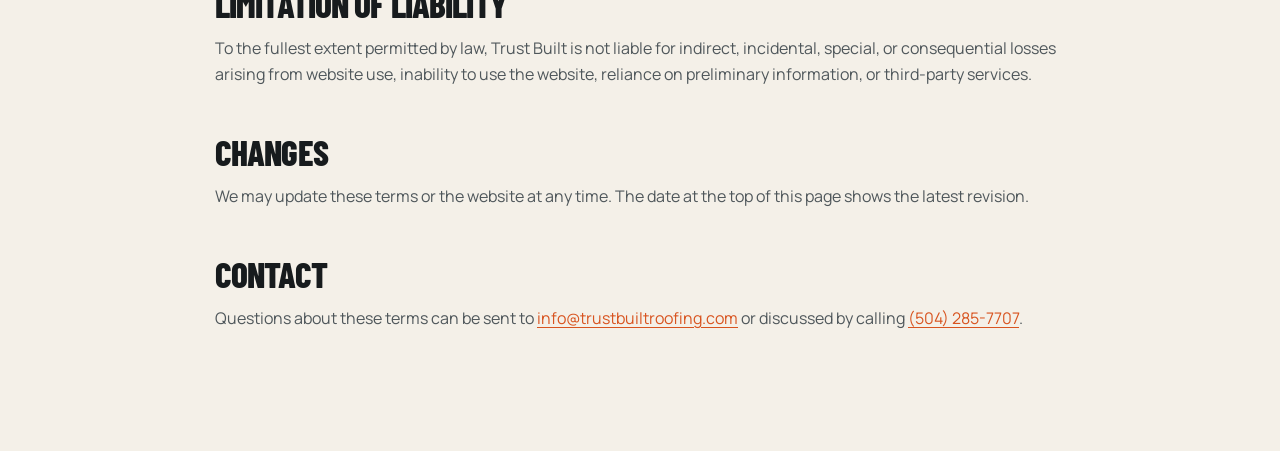
<file: concrete/terms.html>
<!doctype html>
<html lang="en">
  <head>
    <meta charset="utf-8">
    <meta name="viewport" content="width=device-width, initial-scale=1">
    <title>Terms | Trust Built Concrete</title>
    <meta name="description" content="Website terms for Trust Built Concrete.">
    <link rel="icon" href="favicon.svg" type="image/svg+xml">
    <link rel="preconnect" href="https://fonts.googleapis.com">
    <link rel="preconnect" href="https://fonts.gstatic.com" crossorigin>
    <link href="https://fonts.googleapis.com/css2?family=Barlow+Condensed:wght@600;700;800&family=Manrope:wght@400;500;600;700;800&display=swap" rel="stylesheet">
    <link rel="stylesheet" href="styles.css">
    <style>
      .legal-header{background:#171b1d;color:#fff;padding:32px 0}.legal-header .shell{display:flex;align-items:center;justify-content:space-between;gap:24px}.legal-header a:last-child{font-size:.76rem;font-weight:800;letter-spacing:.07em;text-transform:uppercase}.legal{padding:90px 0 120px}.legal article{max-width:850px}.legal h1{font-size:clamp(3.8rem,9vw,7rem)}.legal .updated{margin-top:18px;color:#687074;font-size:.8rem}.legal h2{margin-top:48px;font-family:"Barlow Condensed",Impact,sans-serif;font-size:2.2rem}.legal p,.legal li{color:#4f575b}.legal p{margin-top:14px}.legal ul{padding-left:22px}.legal a{color:#d85420;text-decoration:underline;text-underline-offset:3px}@media(max-width:700px){.legal-header .brand__text{display:none}.legal{padding-top:64px}}
    </style>
  </head>
  <body>
    <header class="legal-header">
      <div class="shell">
        <a class="brand" href="index.html" aria-label="Trust Built Concrete home"><span class="brand__mark" aria-hidden="true"><svg viewBox="0 0 64 64"><path d="M8 15 32 5l24 10v34L32 59 8 49Z" fill="currentColor" opacity=".18"/><path d="M8 15 32 27l24-12M32 27v32" fill="none" stroke="currentColor" stroke-width="5" stroke-linejoin="round"/><path d="m17 19 15-7 15 7-15 7Z" fill="currentColor"/></svg></span><span class="brand__text"><strong>Trust Built</strong><small>Concrete</small></span></a>
        <a href="index.html">Back to site →</a>
      </div>
    </header>
    <main class="legal">
      <article class="shell">
        <p class="eyebrow"><span></span>Legal</p>
        <h1>Website Terms</h1>
        <p class="updated">Last updated: July 19, 2026</p>

        <h2>Website use</h2>
        <p>These terms apply to your use of this website and its estimate-request features. By using the website, you agree to use it only for lawful purposes and not to interfere with its operation, security, or availability.</p>

        <h2>Estimates and project information</h2>
        <p>Website content and form responses are general information, not a binding proposal, engineering opinion, warranty, or guarantee. A project price, scope, schedule, and recommendation can only be confirmed after reviewing the property, site conditions, access, dimensions, existing materials, code or permit requirements, and other relevant details.</p>

        <h2>No guarantee of availability</h2>
        <p>Submitting a request does not guarantee service availability, an appointment, a specific price, a particular schedule, financing, or acceptance of a project. Service areas, crew availability, weather, material supply, and project fit may affect next steps.</p>

        <h2>Photos and measurements</h2>
        <p>Photos, dimensions, and descriptions submitted through the website are used for preliminary planning. They may not show hidden conditions, utilities, soil issues, drainage problems, structural concerns, or other factors that affect the final scope.</p>

        <h2>Website content</h2>
        <p>We work to keep website content useful and current, but we do not guarantee that every statement, image, service description, or link is complete or error-free. Project imagery may be illustrative and does not promise an identical result.</p>

        <h2>Intellectual property</h2>
        <p>The website design, copy, branding, and original graphics are protected by applicable intellectual property laws. Third-party photographs remain subject to their respective licenses and attribution requirements.</p>

        <h2>Third-party services</h2>
        <p>The website may rely on third-party hosting, form-processing, analytics, communications, or linked services. We are not responsible for outages, content, or practices outside our control.</p>

        <h2>Limitation of liability</h2>
        <p>To the fullest extent permitted by law, Trust Built is not liable for indirect, incidental, special, or consequential losses arising from website use, inability to use the website, reliance on preliminary information, or third-party services.</p>

        <h2>Changes</h2>
        <p>We may update these terms or the website at any time. The date at the top of this page shows the latest revision.</p>

        <h2>Contact</h2>
        <p>Questions about these terms can be sent to <a href="mailto:info@trustbuiltroofing.com">info@trustbuiltroofing.com</a> or discussed by calling <a href="tel:5042857707">(504) 285-7707</a>.</p>
      </article>
    </main>
  </body>
</html>
</file>
<file: styles.css>
﻿:root {
  --font-display: "Montserrat", "Helvetica Neue", Helvetica, Arial, sans-serif;
  --font-body: "Montserrat", Arial, Helvetica, sans-serif;

  /* brand */
  --navy: #0b1729;
  --navy-2: #1b2d4b;
  --navy-soft: #263a5b;
  --gold: #b08a4e;
  --gold-light: #d7b56c;
  --bronze-text: #76572a;

  /* surfaces */
  --paper: #fffdf8;
  --paper-platinum: #f7f4ed;
  --sage: #dfe3ea;

  /* text */
  --ink: #0b1729;
  --ink-strong: #111111;
  --body-text: #2a2f38;
  --muted: #626b7a;

  /* utility */
  --star: #d88217;
  --border: #e6e1d6;
  --border-cool: #d6d6d6;
  --error-bg: #fff3f3;
  --error-border: #f0b7bd;

  /* radius + shadow */
  --radius-button: 8px;
  --radius-card: 12px;
  --shadow-card: 0 12px 30px rgb(11 23 41 / 6%);
  --shadow-chip: 0 2px 9px rgb(0 0 0 / 20%);

  /* spacing scale (4pt-ish) */
  --space-1: 4px;
  --space-2: 8px;
  --space-3: 12px;
  --space-4: 16px;
  --space-5: 24px;
  --space-6: 32px;
  --space-7: 48px;
  --space-8: 64px;

  /* motion */
  --dur-fast: 120ms;
  --dur-base: 180ms;
  --ease-out: cubic-bezier(0.22, 1, 0.36, 1);
  --ease-in-out: cubic-bezier(0.65, 0, 0.35, 1);

  /* focus */
  --focus-ring: 0 0 0 3px rgb(176 138 78 / 55%);
}

* {
  box-sizing: border-box;
}

html {
  margin: 0;
  overflow-x: clip;
  scroll-behavior: smooth;
}

body {
  background: var(--paper-platinum);
  color: var(--ink);
  font-family: var(--font-body);
  margin: 0;
  overflow-x: clip;
}

button,
input,
select,
textarea {
  font: inherit;
}

[hidden] {
  display: none !important;
}

.trust-page {
  min-height: 100vh;
  background: var(--paper-platinum);
  color: var(--ink);
  font-family: var(--font-body);
  font-size: 16px;
  line-height: 1.45;
}

.trust-page * {
  box-sizing: border-box;
}

.trust-header {
  background: var(--navy);
  min-height: 97px;
  position: relative;
  z-index: 10;
}

.trust-header__inner {
  align-items: center;
  display: flex;
  height: 97px;
  justify-content: space-between;
  margin: 0 auto;
  max-width: 1314px;
  padding: 0 12px;
}

.trust-header__logo {
  align-items: center;
  display: flex;
  gap: 12px;
  height: 76px;
  text-decoration: none;
  width: 300px;
}

.trust-header__logo img {
  display: block;
  flex: 0 0 auto;
  height: 68px;
  object-fit: contain;
  width: 68px;
}

.trust-header__brand {
  color: var(--paper);
  display: grid;
  gap: 2px;
  line-height: 1;
  text-transform: uppercase;
}

.trust-header__brand strong {
  font-family: var(--font-display);
  font-size: 30px;
  font-weight: 400;
  letter-spacing: 0.03em;
}

.trust-header__brand small {
  color: var(--gold-light);
  font-size: 10px;
  font-weight: 800;
  letter-spacing: 0.04em;
}

.trust-header__actions {
  align-items: center;
  display: flex;
  gap: 26px;
}

.trust-phone {
  color: var(--paper);
  font-size: 16px;
  font-weight: 700;
  letter-spacing: 0.04em;
  text-decoration: none;
}

.trust-button {
  align-items: center;
  background: var(--gold);
  border: 0;
  border-radius: 8px;
  color: var(--navy);
  cursor: pointer;
  display: inline-flex;
  font-size: 20px;
  font-weight: 700;
  height: 48px;
  justify-content: center;
  min-width: 197px;
  padding: 0 28px;
  text-align: center;
  transition: background-color 180ms var(--ease-out), box-shadow 180ms var(--ease-out), transform 140ms var(--ease-out);
  white-space: nowrap;
}

.trust-header .trust-button {
  height: 59px;
  min-width: 196px;
  text-transform: none;
}

.trust-eyebrow {
  color: var(--bronze-text);
  font-size: 18px;
  font-weight: 500;
  letter-spacing: 0.04em;
  line-height: 1;
  margin: 0;
}

.trust-hero {
  height: 548px;
  overflow: hidden;
  position: relative;
}

.trust-hero__video {
  height: 100%;
  left: 50%;
  min-height: 100%;
  min-width: 100%;
  object-fit: cover;
  position: absolute;
  top: 50%;
  transform: translate(-50%, -50%);
  width: 100%;
}

.trust-hero__overlay {
  align-items: center;
  display: flex;
  height: 100%;
  justify-content: flex-start;
  padding: 64px 24px;
  position: relative;
  z-index: 1;
}

.trust-hero__card {
  background: var(--paper);
  margin-left: max(24px, calc((100vw - 1020px) / 2 + 4px));
  margin-right: 0;
  max-width: 508px;
  min-height: 420px;
  padding: 32px;
  width: 100%;
}

.trust-hero__overlay::before {
  content: "";
  display: none;
  max-width: 1020px;
  width: 100%;
}

.trust-hero__card h1 {
  font-family: var(--font-display);
  font-size: 36px;
  font-weight: 400;
  letter-spacing: 0.01em;
  line-height: 1.02;
  margin: 18px 0 16px;
  max-width: 444px;
  text-transform: uppercase;
}

.trust-hero__copy {
  font-size: 18px;
  line-height: 1.6;
  margin: 0;
  max-width: 444px;
}

.trust-hero__copy strong,
.trust-financing strong {
  color: var(--bronze-text);
  font-weight: 700;
}

.trust-hero__cta-row {
  align-items: stretch;
  display: flex;
  gap: 43px;
  margin-top: 16px;
}

.trust-cta-stack {
  align-items: center;
  display: flex;
  flex-direction: column;
  gap: 12px;
  text-align: center;
  width: 197px;
}

.trust-cta-stack span,
.trust-centered-cta span,
.trust-map-block span,
.trust-financing__copy > span,
.trust-roof-cta__card > span {
  color: #080808;
  font-size: 16px;
}

.trust-rating-card {
  align-items: center;
  background: var(--paper);
  border: 1px solid var(--border);
  border-radius: 8px;
  box-shadow: 0 2px 9px rgb(0 0 0 / 20%);
  color: var(--ink);
  display: flex;
  flex-direction: column;
  gap: 2px;
  height: 141px;
  justify-content: center;
  padding: 18px 20px;
  text-align: center;
  text-decoration: none;
  transition: box-shadow 160ms var(--ease-out), transform 120ms var(--ease-out);
  width: 230px;
}

.trust-rating-card:hover {
  box-shadow: 0 6px 16px rgb(0 0 0 / 26%);
  transform: translateY(-2px);
}

.trust-rating-card__google {
  height: 26px;
  width: 26px;
}

.trust-rating-card b {
  color: var(--bronze-text);
}

.trust-rating-card small {
  color: var(--gold);
  font-weight: 600;
}

.trust-rating-card b {
  font-size: 28px;
  font-weight: 400;
  line-height: 1.1;
}

.trust-stars {
  color: var(--star);
  font-size: 18px;
  letter-spacing: 0.04em;
  line-height: 1.1;
}

.trust-rating-card span:not(.trust-stars) {
  font-size: 14px;
}

.trust-rating-card small {
  font-size: 12px;
  margin-top: 7px;
}

.trust-rating-card img {
  height: 26px;
  width: 26px;
}

.trust-products {
  background: var(--paper-platinum);
  padding: 48px 16px 57px;
}

.trust-section-title {
  margin: 0 auto 37px;
  max-width: 1290px;
  text-align: center;
}

.trust-section-title h2,
.trust-proof h2,
.trust-roof-cta h2 {
  font-family: var(--font-display);
  font-size: 28px;
  font-weight: 400;
  letter-spacing: 0.01em;
  line-height: 1;
  margin: 18px auto 0;
  max-width: 640px;
  text-transform: uppercase;
}

.trust-product-grid {
  display: grid;
  gap: 25px;
  grid-template-columns: repeat(2, minmax(0, 1fr));
  margin: 0 auto;
  max-width: 986px;
}

.trust-product-card {
  background: var(--paper);
  min-height: 555px;
  overflow: hidden;
  padding: 36px 48px 42px;
}

.trust-product-card--steel {
  overflow: visible;
}

.trust-product-card h3 {
  font-family: var(--font-display);
  font-size: 30px;
  font-weight: 400;
  letter-spacing: 0.01em;
  line-height: 1;
  margin: 0 0 16px;
  text-align: center;
  text-transform: uppercase;
}

.trust-product-card__samples {
  display: block;
  height: 186px;
  margin: 0 auto 33px;
  max-width: 100%;
  object-fit: contain;
}

.trust-steel-samples {
  align-items: center;
  display: flex;
  isolation: isolate;
  justify-content: center;
  margin: 12px auto 40px;
  min-height: 146px;
  overflow: visible;
  padding: 10px 0;
}

.trust-steel-samples figure {
  background: var(--paper);
  border: 3px solid var(--paper);
  border-radius: 999px;
  box-shadow: 0 12px 26px rgb(11 23 41 / 14%);
  cursor: zoom-in;
  flex: 0 0 118px;
  height: 118px;
  margin: 0 -8px;
  outline: 0;
  overflow: visible;
  position: relative;
  transition: transform 180ms var(--ease-out), box-shadow 180ms var(--ease-out), border-color 180ms var(--ease-out);
  width: 118px;
  z-index: 1;
}

.trust-steel-samples figure:nth-child(2) {
  z-index: 2;
}

.trust-steel-samples figure:nth-child(3) {
  z-index: 3;
}

.trust-steel-samples figure:nth-child(4) {
  z-index: 4;
}

.trust-steel-samples img {
  border-radius: inherit;
  display: block;
  height: 100%;
  object-fit: cover;
  width: 100%;
}

.trust-steel-samples figcaption {
  background: var(--ink);
  border-radius: 999px;
  bottom: -13px;
  box-shadow: 0 8px 18px rgb(11 23 41 / 18%);
  color: var(--paper);
  font-size: 11px;
  font-weight: 800;
  left: 50%;
  line-height: 1;
  opacity: 0;
  padding: 8px 10px;
  pointer-events: none;
  position: absolute;
  text-align: center;
  transform: translateX(-50%) translateY(4px);
  transition: opacity 150ms var(--ease-out), transform 150ms var(--ease-out);
  white-space: nowrap;
}

.trust-steel-samples figure:focus-visible {
  border-color: var(--gold);
  box-shadow: 0 22px 42px rgb(11 23 41 / 22%);
  transform: scale(1.38);
  z-index: 10;
}

.trust-steel-samples figure:focus-visible figcaption {
  opacity: 1;
  transform: translateX(-50%) translateY(0);
}

.trust-feature-list {
  display: grid;
  gap: 24px;
}

.trust-feature {
  display: flex;
  gap: 16px;
}

.trust-feature img {
  flex: 0 0 auto;
  height: 32px;
  object-fit: contain;
  width: 32px;
}

.trust-feature h4,
.trust-feature h3 {
  font-size: 16px;
  font-weight: 700;
  line-height: 1.1;
  margin: 0 0 4px;
}

.trust-feature p {
  font-size: 13px;
  line-height: 1.45;
  margin: 0;
}

.trust-centered-cta {
  align-items: center;
  display: flex;
  flex-direction: column;
  gap: 9px;
  margin-top: 30px;
}

.trust-advantage {
  align-items: center;
  background: var(--paper-platinum);
  display: grid;
  gap: 64px;
  grid-template-columns: minmax(0, 520px) minmax(0, 452px);
  justify-content: center;
  padding: 76px 24px 84px;
}

.trust-map-block {
  align-items: center;
  background: var(--paper);
  border: 1px solid rgb(176 138 78 / 18%);
  border-radius: 8px;
  box-shadow: 0 22px 54px rgb(11 23 41 / 8%);
  display: flex;
  flex-direction: column;
  overflow: hidden;
  padding-bottom: 24px;
  text-align: center;
}

.trust-map-block img {
  display: block;
  max-width: 521px;
  object-fit: cover;
  aspect-ratio: 1.45;
  width: 100%;
}

.trust-map-block .trust-button {
  margin-top: 24px;
}

.trust-map-block span {
  color: #525a62;
  font-size: 14px;
  margin-top: 16px;
}

.trust-advantage__copy h2,
.trust-financing__copy h2,
.trust-faq h2 {
  font-family: var(--font-display);
  font-size: 30px;
  font-weight: 400;
  letter-spacing: 0.01em;
  line-height: 1;
  margin: 18px 0 30px;
  text-transform: uppercase;
}

.trust-feature-list--large {
  gap: 24px;
}

.trust-feature-list--large .trust-feature h4 {
  font-size: 16px;
}

.trust-feature-list--large .trust-feature p {
  color: #29323d;
  font-size: 16px;
  line-height: 1.45;
}

.trust-financing {
  align-items: center;
  background: var(--paper-platinum);
  border-top: 1px solid rgb(11 23 41 / 5%);
  display: grid;
  gap: 64px;
  grid-template-columns: minmax(0, 430px) minmax(480px, 560px);
  justify-content: center;
  padding: 76px 24px;
}

.trust-financing__copy h2 {
  font-size: 42px;
  line-height: 1.04;
  margin-bottom: 24px;
}

.trust-financing__copy p {
  color: #29323d;
  font-size: 19px;
  line-height: 1.5;
  margin: 0 0 24px;
  max-width: 390px;
}

.trust-financing__copy > span {
  color: #525a62;
  display: block;
  font-size: 14px;
  margin-top: 12px;
}

.trust-before-after {
  background: var(--paper);
  border: 1px solid rgb(176 138 78 / 22%);
  border-radius: 8px;
  box-shadow: 0 24px 58px rgb(11 23 41 / 11%);
  overflow: hidden;
  position: relative;
}

.trust-before-after img {
  display: block;
  height: 360px;
  object-fit: cover;
  width: 100%;
}

.trust-before-after__labels {
  align-items: flex-start;
  background: var(--paper);
  display: grid;
  font-size: 20px;
  gap: 7px;
  padding: 22px 132px 24px 24px;
}

.trust-before-after__labels strong {
  color: var(--bronze-text);
  font-size: 22px;
}

.trust-before-after__labels span {
  color: #525a62;
  font-size: 14px;
  line-height: 1.45;
  max-width: 310px;
}

.trust-project-dots {
  align-items: center;
  display: flex;
  gap: 8px;
  margin-top: 10px;
}

.trust-project-dots button {
  background: transparent;
  border: 0;
  border-radius: 999px;
  cursor: pointer;
  height: 12px;
  padding: 0;
  position: relative;
  width: 28px;
}

.trust-project-dots button::before {
  background: rgb(11 23 41 / 22%);
  border-radius: 999px;
  content: "";
  height: 8px;
  left: 0;
  position: absolute;
  top: 2px;
  transform: scaleX(0.35);
  transform-origin: left center;
  transition: background-color 160ms var(--ease-out), transform 160ms var(--ease-out);
  width: 28px;
}

.trust-project-dots button[aria-current="true"]::before {
  background: var(--gold);
  transform: scaleX(1);
}

.trust-arrow-row {
  display: flex;
  gap: 10px;
  position: absolute;
  right: 24px;
  bottom: 22px;
}

.trust-arrow-row button {
  align-items: center;
  background: transparent;
  border: 2px solid var(--gold);
  border-radius: 8px;
  color: var(--bronze-text);
  cursor: pointer;
  display: inline-flex;
  height: 48px;
  justify-content: center;
  transition: background-color 160ms var(--ease-out), color 160ms var(--ease-out), transform 120ms var(--ease-out);
  width: 52px;
}

.trust-arrow-row svg {
  height: 28px;
  width: 28px;
}

.trust-review {
  background: var(--paper-platinum);
  padding: 64px 24px 70px;
}

.trust-review__grid {
  display: grid;
  gap: 24px;
  grid-template-columns: repeat(3, minmax(0, 1fr));
  margin: 0 auto;
  max-width: 1200px;
}

.trust-review__card {
  background: var(--paper);
  border: 1px solid var(--border);
  border-radius: 12px;
  box-shadow: 0 12px 30px rgb(11 23 41 / 6%);
  display: flex;
  flex-direction: column;
  margin: 0;
  padding: 26px 26px 28px;
}

.trust-review__head {
  align-items: center;
  display: flex;
  gap: 12px;
}

.trust-review__avatar {
  border-radius: 50%;
  flex-shrink: 0;
  height: 44px;
  object-fit: cover;
  width: 44px;
}

.trust-review__head > div {
  display: flex;
  flex-direction: column;
  gap: 2px;
  margin-right: auto;
  min-width: 0;
}

.trust-review__head strong {
  color: var(--ink);
  font-size: 16px;
  font-weight: 700;
}

.trust-review__head .trust-stars {
  font-size: 15px;
  letter-spacing: 0.06em;
}

.trust-review__source {
  flex-shrink: 0;
  height: 20px;
  width: 20px;
}

.trust-review blockquote {
  color: var(--body-text);
  font-size: 15.5px;
  line-height: 1.6;
  margin: 16px 0 0;
}

.trust-review figcaption {
  color: var(--muted);
  font-size: 13px;
  margin-top: 14px;
}

.trust-credentials {
  background: var(--ink);
  padding: 30px 24px;
}

.trust-credentials__list {
  display: grid;
  gap: 20px 32px;
  grid-template-columns: repeat(4, minmax(0, 1fr));
  list-style: none;
  margin: 0 auto;
  max-width: 1100px;
  padding: 0;
}

.trust-credentials__list li {
  background: rgb(255 253 248 / 3%);
  border: 1px solid rgb(255 253 248 / 10%);
  border-radius: 8px;
  display: flex;
  flex-direction: column;
  gap: 3px;
  padding: 14px 16px;
}

.trust-credentials__list strong {
  color: var(--paper);
  font-family: var(--font-display);
  font-size: 22px;
  font-weight: 400;
  letter-spacing: 0.02em;
  text-transform: uppercase;
}

.trust-credentials__list span {
  color: #b9c2d1;
  font-size: 13.5px;
}

.trust-roof-cta {
  align-items: center;
  background-image: linear-gradient(90deg, rgb(11 23 41 / 70%), rgb(11 23 41 / 24%)), url("./trust-built-assets/trust-built-completed-roof.webp");
  background-position: center;
  background-size: cover;
  display: flex;
  justify-content: center;
  min-height: 500px;
  padding: 80px 24px;
}

.trust-roof-cta__card {
  background: var(--paper);
  max-width: 600px;
  padding: 38px 42px;
  text-align: center;
}

.trust-roof-cta h2 {
  font-size: 36px;
  line-height: 1.28;
  margin-bottom: 28px;
  max-width: 520px;
}

.trust-roof-cta__card > span {
  display: block;
  margin-top: 9px;
}

.trust-faq {
  background: var(--paper);
  padding: 215px 24px 42px;
}

.trust-faq .trust-section-title {
  margin-bottom: 49px;
}

.trust-faq .trust-section-title h2 {
  font-size: 36px;
  line-height: 1.3;
  max-width: none;
}

.trust-faq__grid {
  align-items: end;
  display: grid;
  gap: 60px;
  grid-template-columns: minmax(0, 637px) minmax(240px, 299px);
  justify-content: center;
}

.trust-accordion {
  background: var(--paper);
  border: 1px solid var(--border-cool);
  padding: 8px;
}

.trust-faq-item button {
  align-items: center;
  background: var(--sage);
  border: 0;
  border-bottom: 1px solid var(--border-cool);
  color: var(--ink-strong);
  cursor: pointer;
  display: flex;
  font-size: 17px;
  font-weight: 700;
  justify-content: space-between;
  min-height: 56px;
  padding: 16px 20px 16px 32px;
  text-align: left;
  transition: background-color 160ms var(--ease-out), color 160ms var(--ease-out);
  width: 100%;
}

.trust-faq-item button[aria-expanded="true"] {
  background: var(--navy);
  color: var(--paper);
}

.trust-faq-item button svg {
  color: var(--bronze-text);
  flex: 0 0 auto;
  transition: transform 180ms var(--ease-out);
}

.trust-faq-item button svg.is-open {
  color: var(--gold-light);
  transform: rotate(180deg);
}

.trust-faq-item__body {
  background: var(--paper);
  font-size: 16px;
  padding: 12px 32px 29px;
}

.trust-faq-item__body p {
  margin: 0 0 14px;
}

.trust-faq-item__body ul {
  margin: 0;
  padding-left: 24px;
}

.trust-faq__rep {
  display: block;
  max-height: 432px;
  object-fit: contain;
  width: 299px;
}

.trust-final-cta {
  align-items: center;
  display: flex;
  flex-direction: column;
  gap: 12px;
  padding: 28px 24px 46px;
  text-align: center;
}

.trust-final-cta p {
  font-size: 20px;
  margin: 0;
}

.trust-final-cta a {
  color: var(--bronze-text);
  font-weight: 700;
  text-decoration: none;
}

.trust-footer {
  background: var(--paper);
  color: var(--ink-strong);
  font-size: 12px;
  line-height: 1.35;
  margin: 0 auto;
  max-width: 560px;
  padding: 0 24px 36px;
  text-align: center;
}

.trust-footer nav {
  display: flex;
  gap: 22px;
  justify-content: center;
}

.trust-footer a {
  color: var(--ink-strong);
  min-width: 48px;
  padding: 0 6px;
  text-decoration: underline;
}

.trust-modal {
  align-items: center;
  background: rgb(16 18 15 / 56%);
  display: flex;
  inset: 0;
  justify-content: center;
  overflow: auto;
  padding: 28px;
  position: fixed;
  z-index: 1000;
}

.trust-modal__panel {
  animation: trust-modal-enter 220ms cubic-bezier(0.16, 1, 0.3, 1);
  background: var(--paper);
  border: 1px solid rgb(176 138 78 / 24%);
  border-radius: 8px;
  box-shadow: 0 28px 84px rgb(17 17 17 / 26%);
  color: var(--ink-strong);
  display: grid;
  grid-template-columns: minmax(250px, 0.8fr) minmax(0, 1.2fr);
  max-height: min(760px, calc(100dvh - 56px));
  max-width: 940px;
  overflow: hidden;
  position: relative;
  width: min(100%, 940px);
}

.trust-modal__close {
  align-items: center;
  background: var(--paper);
  border: 1px solid rgb(33 33 33 / 14%);
  border-radius: 8px;
  color: var(--ink-strong);
  cursor: pointer;
  display: flex;
  height: 44px;
  justify-content: center;
  position: absolute;
  right: 18px;
  top: 18px;
  transition: background-color 160ms var(--ease-out), border-color 160ms var(--ease-out), color 160ms var(--ease-out), transform 120ms var(--ease-out);
  width: 44px;
  z-index: 2;
}

.trust-modal__body {
  background: var(--paper);
  display: grid;
  max-height: min(760px, calc(100dvh - 56px));
  min-height: 620px;
  overflow-y: auto;
  padding: 34px 34px 28px;
}

.trust-modal__rail {
  background: var(--navy);
  color: var(--paper);
  display: flex;
  flex-direction: column;
  gap: 22px;
  padding: 34px 28px;
}

.trust-modal__rail h2 {
  color: var(--paper);
  font-size: clamp(28px, 3vw, 40px);
  line-height: 1.02;
  margin: 0;
}

.trust-modal__rail p {
  color: rgb(255 255 255 / 82%);
  font-size: 15px;
  line-height: 1.55;
  margin: 0;
}

.trust-modal__eyebrow {
  color: var(--gold-light);
  font-size: 12px;
  font-weight: 800;
  letter-spacing: 0.04em;
  margin: 0;
  text-transform: uppercase;
}

.trust-modal__trust-list,
.trust-modal__step-list {
  list-style: none;
  margin: 0;
  padding: 0;
}

.trust-modal__trust-list {
  display: grid;
  gap: 10px;
}

.trust-modal__trust-list li {
  align-items: center;
  color: rgb(255 255 255 / 90%);
  display: flex;
  font-size: 14px;
  gap: 10px;
}

.trust-modal__trust-list li::before {
  background: var(--gold-light);
  border-radius: 999px;
  content: "";
  flex: 0 0 7px;
  height: 7px;
  width: 7px;
}

.trust-modal__step-list {
  display: grid;
  gap: 8px;
  margin-top: auto;
}

.trust-modal__step-list li {
  align-items: center;
  border: 1px solid rgb(255 255 255 / 14%);
  border-radius: 8px;
  color: rgb(255 255 255 / 66%);
  display: flex;
  font-size: 13px;
  gap: 10px;
  min-height: 36px;
  padding: 7px 10px;
}

.trust-modal__step-list li span {
  align-items: center;
  border: 1px solid rgb(255 255 255 / 28%);
  border-radius: 999px;
  display: flex;
  flex: 0 0 22px;
  font-size: 12px;
  font-weight: 800;
  height: 22px;
  justify-content: center;
  width: 22px;
}

.trust-modal__step-list li[data-state="active"] {
  background: rgb(255 255 255 / 11%);
  border-color: rgb(255 255 255 / 30%);
  color: var(--paper);
}

.trust-modal__step-list li[data-state="complete"] {
  color: rgb(255 255 255 / 78%);
}

.trust-modal__step-list li[data-state="complete"] span {
  background: var(--gold-light);
  border-color: var(--gold-light);
  color: var(--navy);
}

.trust-modal__phone {
  align-items: center;
  background: rgb(255 255 255 / 10%);
  border: 1px solid rgb(255 255 255 / 18%);
  border-radius: 8px;
  color: var(--paper);
  display: flex;
  font-weight: 800;
  justify-content: center;
  min-height: 44px;
  text-decoration: none;
}

.trust-modal__form {
  display: grid;
  gap: 24px;
  height: 100%;
  padding-top: 28px;
  width: 100%;
}

.trust-modal__honeypot {
  height: 0;
  left: -10000px;
  overflow: hidden;
  position: absolute;
  top: auto;
  width: 1px;
}

.trust-modal__progress {
  display: grid;
  gap: 10px;
  padding-right: 54px;
}

.trust-modal__progress div:first-child {
  align-items: baseline;
  display: flex;
  gap: 12px;
  justify-content: space-between;
}

.trust-modal__progress span {
  color: #62635e;
  font-size: 13px;
  font-weight: 800;
}

.trust-modal__progress strong {
  color: var(--bronze-text);
  font-size: 13px;
  text-transform: uppercase;
}

.trust-modal__progress-track {
  background: var(--border);
  border-radius: 999px;
  height: 6px;
  overflow: hidden;
}

.trust-modal__progress-track span {
  background: var(--gold);
  border-radius: inherit;
  display: block;
  height: 100%;
  transform-origin: left center;
  transition: transform 180ms cubic-bezier(0.16, 1, 0.3, 1);
}

.trust-modal__step-copy {
  display: grid;
  gap: 9px;
}

.trust-modal__step-copy h3,
.trust-modal__success h3 {
  color: #171814;
  font-size: clamp(25px, 3vw, 36px);
  line-height: 1.08;
  margin: 0;
}

.trust-modal__step-copy p,
.trust-modal__success p {
  color: #555650;
  font-size: 16px;
  line-height: 1.55;
  margin: 0;
}

.trust-modal__form fieldset {
  border: 0;
  margin: 0;
  padding: 0;
}

.trust-modal__form legend {
  color: #1c1c1c;
  font-size: 16px;
  font-weight: 700;
  margin-bottom: 14px;
}

.trust-modal__choice {
  align-items: center;
  background: var(--paper);
  border: 1px solid var(--border);
  border-radius: 8px;
  color: var(--ink-strong);
  cursor: pointer;
  display: flex;
  font-size: 16px;
  gap: 12px;
  margin: 0;
  min-height: 50px;
  padding: 12px 13px;
  transition: background-color 160ms var(--ease-out), border-color 160ms var(--ease-out), box-shadow 160ms var(--ease-out), transform 120ms var(--ease-out);
}

.trust-modal__choice[data-selected="true"] {
  background: #fbf3e2;
  border-color: var(--gold);
  box-shadow: 0 0 0 1px rgb(176 138 78 / 18%);
}

.trust-modal__choice input {
  accent-color: var(--gold);
  flex: 0 0 auto;
  opacity: 0;
  position: absolute;
}

.trust-modal__choice-mark {
  align-items: center;
  border: 1px solid #a9aaa4;
  border-radius: 999px;
  display: flex;
  flex: 0 0 20px;
  height: 20px;
  justify-content: center;
  pointer-events: none;
  width: 20px;
}

.trust-modal__choice-mark::after {
  background: var(--gold);
  border-radius: 999px;
  content: "";
  height: 8px;
  opacity: 0;
  transform: scale(0.6);
  transition: opacity 120ms var(--ease-out), transform 120ms var(--ease-out);
  width: 8px;
}

.trust-modal__choice[data-selected="true"] .trust-modal__choice-mark {
  border-color: var(--gold);
}

.trust-modal__choice[data-selected="true"] .trust-modal__choice-mark::after {
  opacity: 1;
  transform: scale(1);
}

/* Selection shown via :checked so the modal does not need to re-render on every change. */
.trust-modal__choice:has(input:checked) {
  background: #fbf3e2;
  border-color: var(--gold);
  box-shadow: 0 0 0 1px rgb(176 138 78 / 18%);
}

.trust-modal__choice:has(input:checked) .trust-modal__choice-mark {
  border-color: var(--gold);
}

.trust-modal__choice:has(input:checked) .trust-modal__choice-mark::after {
  opacity: 1;
  transform: scale(1);
}

.trust-modal__choice-list,
.trust-modal__field-grid {
  display: grid;
  gap: 10px;
}

.trust-modal__choice-list--split {
  grid-template-columns: repeat(2, minmax(0, 1fr));
}

.trust-modal__field-grid {
  gap: 14px;
}

.trust-modal__form .trust-modal__field {
  display: grid;
  gap: 8px;
  margin: 0;
}

.trust-modal__field span {
  color: var(--ink-strong);
  font-size: 16px;
  font-weight: 700;
}

.trust-modal__field small {
  color: #64665f;
  font-size: 13px;
  line-height: 1.35;
}

.trust-modal__input {
  background: var(--paper);
  border: 1px solid var(--border);
  border-radius: 8px;
  color: var(--ink-strong);
  font: inherit;
  min-height: 50px;
  padding: 11px 13px;
  transition: border-color 160ms var(--ease-out), box-shadow 160ms var(--ease-out);
  width: 100%;
}

.trust-modal__input:focus,
.trust-modal__choice:has(input:focus-visible),
.trust-modal__close:focus-visible,
.trust-modal__footer button:focus-visible,
.trust-modal__summary button:focus-visible,
.trust-modal__phone:focus-visible,
.trust-modal__primary-link:focus-visible {
  border-color: var(--gold);
  outline: 2px solid rgb(176 138 78 / 28%);
  outline-offset: 2px;
}

.trust-modal__input[aria-invalid="true"] {
  border-color: var(--gold);
  box-shadow: 0 0 0 1px rgb(176 138 78 / 22%);
}

.trust-modal__zip {
  font-size: 24px;
  font-weight: 800;
  letter-spacing: 0.04em;
  max-width: 220px;
}

.trust-modal__textarea {
  min-height: 94px;
  resize: vertical;
}

.trust-modal__consent {
  align-items: flex-start;
  font-size: 14px;
  line-height: 1.35;
}

.trust-modal__field-error {
  color: var(--gold-light);
  font-size: 13px;
  font-weight: 700;
  line-height: 1.35;
  margin: 0;
}

.trust-modal__errors {
  background: var(--error-bg);
  border: 1px solid var(--error-border);
  border-radius: 8px;
  color: var(--gold-light);
  font-size: 14px;
  margin: 16px 0 0;
  padding: 12px 16px 12px 32px;
}

.trust-modal__status {
  border-radius: 8px;
  font-size: 15px;
  line-height: 1.45;
  margin-top: 16px;
  padding: 12px 14px;
}

.trust-modal__status--success {
  background: #eef7ec;
  border: 1px solid #b8d9b2;
  color: #254b1e;
}

.trust-modal__status--error {
  background: var(--error-bg);
  border: 1px solid var(--error-border);
  color: var(--gold-light);
}

.trust-modal__status p {
  color: inherit;
  margin: 0;
}

.trust-modal__status div {
  display: flex;
  flex-wrap: wrap;
  gap: 10px;
  margin-top: 10px;
}

.trust-modal__status a,
.trust-modal__status button {
  color: inherit;
  font: inherit;
  font-weight: 800;
}

.trust-modal__status button {
  background: transparent;
  border: 0;
  cursor: pointer;
  padding: 0;
  text-decoration: underline;
}

.trust-modal__summary {
  background: #f5f0e8;
  border: 1px solid var(--border);
  border-radius: 8px;
  display: grid;
  overflow: hidden;
}

.trust-modal__summary div {
  align-items: center;
  display: grid;
  gap: 8px;
  grid-template-columns: 92px minmax(0, 1fr) auto;
  padding: 12px 14px;
}

.trust-modal__summary div + div {
  border-top: 1px solid var(--border);
}

.trust-modal__summary span {
  color: #686963;
  font-size: 12px;
  font-weight: 800;
  text-transform: uppercase;
}

.trust-modal__summary strong {
  color: #1d1e1b;
  font-size: 14px;
  overflow-wrap: anywhere;
}

.trust-modal__summary button {
  background: transparent;
  border: 0;
  color: var(--gold);
  cursor: pointer;
  font-weight: 800;
  padding: 4px;
}

.trust-modal__footer {
  align-items: center;
  background: #fbfaf7;
  border-top: 1px solid var(--border);
  display: flex;
  gap: 16px;
  justify-content: space-between;
  margin: auto -34px -28px;
  padding: 18px 34px;
  position: sticky;
  bottom: -28px;
}

.trust-modal__footer p {
  color: #5f605a;
  font-size: 14px;
  margin: 0;
}

.trust-modal__actions,
.trust-modal__success-actions {
  align-items: center;
  display: flex;
  flex-wrap: wrap;
  gap: 10px;
}

.trust-modal__footer button,
.trust-modal__primary-link {
  align-items: center;
  border-radius: 8px;
  cursor: pointer;
  display: inline-flex;
  font-weight: 800;
  justify-content: center;
  min-height: 44px;
  padding: 10px 16px;
  text-decoration: none;
  transition: background-color 160ms var(--ease-out), border-color 160ms var(--ease-out), color 160ms var(--ease-out), transform 120ms var(--ease-out);
}

.trust-modal__primary,
.trust-modal__primary-link {
  background: var(--gold);
  border: 0;
  color: var(--paper);
}

.trust-modal__primary[aria-busy="true"] {
  cursor: progress;
}

.trust-modal__footer button:disabled {
  cursor: progress;
  opacity: 0.72;
}

.trust-modal__secondary {
  background: var(--paper);
  border: 1px solid var(--border);
  color: #222222;
}

.trust-modal__success {
  align-content: center;
  display: grid;
  gap: 18px;
  min-height: 100%;
  padding: 42px 40px;
}

.trust-modal__success-actions {
  margin-top: 8px;
}

@media (hover: hover) and (pointer: fine) {
  .trust-steel-samples figure:hover {
    border-color: var(--gold);
    box-shadow: 0 22px 42px rgb(11 23 41 / 22%);
    transform: scale(1.38);
    z-index: 10;
  }

  .trust-steel-samples figure:hover figcaption {
    opacity: 1;
    transform: translateX(-50%) translateY(0);
  }

  .trust-button:hover,
  .trust-modal__close:hover,
  .trust-modal__choice:hover,
  .trust-modal__footer button:hover,
  .trust-modal__primary-link:hover,
  .trust-modal__phone:hover,
  .trust-arrow-row button:hover {
    transform: translateY(-1px);
  }

  .trust-modal__choice:hover {
    border-color: #b5aca0;
  }

  .trust-button:hover,
  .trust-modal__primary:hover,
  .trust-modal__primary-link:hover {
    background: var(--gold-light);
  }

  .trust-arrow-row button:hover {
    background: var(--gold);
    color: var(--paper);
  }
}

.trust-button:active,
.trust-modal__close:active,
.trust-modal__choice:active,
.trust-modal__footer button:active,
.trust-modal__primary-link:active,
.trust-modal__phone:active,
.trust-arrow-row button:active {
  transform: scale(0.98);
}

@keyframes trust-modal-enter {
  from {
    opacity: 0;
    transform: translateY(12px) scale(0.97);
  }

  to {
    opacity: 1;
    transform: translateY(0) scale(1);
  }
}

@media (max-width: 900px) {
  .trust-header,
  .trust-header__inner {
    height: 96px;
    min-height: 96px;
  }

  .trust-header__inner {
    gap: 8px;
    overflow: hidden;
    padding: 0 8px;
  }

  .trust-header__logo {
    gap: 7px;
    width: 176px;
  }

  .trust-header__logo img {
    height: 45px;
    width: 45px;
  }

  .trust-header__brand strong {
    font-size: 20px;
    letter-spacing: 0.03em;
  }

  .trust-header__brand small {
    font-size: 9px;
    letter-spacing: 0.04em;
  }

  .trust-header__actions {
    align-items: flex-end;
    flex-direction: column-reverse;
    flex: 0 0 136px;
    gap: 4px;
    max-width: 136px;
  }

  .trust-phone {
    align-self: center;
    font-size: 12px;
    letter-spacing: 0.04em;
  }

  .trust-header .trust-button {
    font-size: 12px;
    height: 34px;
    min-width: 0;
    padding: 0 8px;
    width: 136px;
  }

  .trust-button {
    border-radius: 6px;
    font-size: 12px;
    height: 40px;
    min-width: 130px;
    padding: 0 16px;
  }

  .trust-eyebrow {
    font-size: 12px;
    letter-spacing: 0.04em;
  }

  .trust-hero {
    background: var(--paper);
    height: auto;
    min-height: 372px;
  }

  .trust-hero__video {
    display: none;
  }

  .trust-hero__overlay {
    padding: 18px 18px 24px;
  }

  .trust-hero__overlay::before {
    display: none;
  }

  .trust-hero__card {
    margin: 0 auto;
    max-width: 354px;
    min-height: 0;
    padding: 0;
    text-align: center;
  }

  .trust-hero__card h1 {
    font-size: 18px;
    line-height: 1.1;
    margin: 12px auto 8px;
    max-width: 280px;
  }

  .trust-hero__copy {
    font-size: 12px;
    line-height: 1.35;
    margin: 0 auto;
    max-width: 280px;
  }

  .trust-hero__cta-row {
    align-items: flex-start;
    flex-direction: column;
    gap: var(--space-4);
    margin-top: var(--space-3);
  }

  .trust-rating-card {
    height: auto;
    padding: var(--space-3) var(--space-4);
    width: auto;
  }

  .trust-rating-card b {
    font-size: 15px;
  }

  .trust-products {
    padding: 32px 8px 38px;
  }

  .trust-section-title {
    margin-bottom: 20px;
  }

  .trust-section-title h2,
  .trust-proof h2,
  .trust-roof-cta h2 {
    font-size: 16px;
    line-height: 1.05;
    max-width: 320px;
  }

  .trust-product-grid {
    gap: 8px;
    grid-template-columns: repeat(2, minmax(0, 1fr));
    max-width: 374px;
    width: 100%;
  }

  .trust-product-card {
    min-height: 492px;
    min-width: 0;
    padding: 22px 8px;
  }

  .trust-product-card h3 {
    font-size: 13px;
    min-height: 30px;
  }

  .trust-product-card__samples {
    height: 70px;
    margin-bottom: 23px;
    max-width: 148px;
    width: 100%;
  }

  .trust-feature {
    align-items: center;
    flex-direction: column;
    gap: 6px;
    text-align: center;
  }

  .trust-feature-list {
    gap: 25px;
  }

  .trust-feature img {
    height: 22px;
    width: 22px;
  }

  .trust-feature h4,
  .trust-feature h3 {
    font-size: 12px;
    line-height: 1.2;
  }

  .trust-feature p {
    font-size: 12px;
    line-height: 1.35;
  }

  .trust-centered-cta {
    margin-top: 24px;
  }

  .trust-centered-cta span,
  .trust-map-block span,
  .trust-financing__copy > span,
  .trust-roof-cta__card > span,
  .trust-cta-stack span {
    font-size: 12px;
  }

  .trust-advantage,
  .trust-financing,
  .trust-faq__grid {
    grid-template-columns: 1fr;
  }

  .trust-advantage {
    gap: 22px;
    padding: 38px 20px 46px;
  }

  .trust-map-block {
    order: 2;
  }

  .trust-map-block img {
    max-width: 320px;
  }

  .trust-advantage__copy {
    text-align: center;
  }

  .trust-advantage__copy h2,
  .trust-financing__copy h2,
  .trust-faq h2 {
    font-size: 18px;
    margin: 12px auto 20px;
    max-width: 320px;
  }

  .trust-feature-list--large .trust-feature {
    align-items: center;
    flex-direction: row;
    text-align: left;
  }

  .trust-feature-list--large .trust-feature h4,
  .trust-feature-list--large .trust-feature h3 {
    font-size: 12px;
  }

  .trust-feature-list--large .trust-feature p {
    font-size: 12px;
  }

  .trust-financing {
    gap: 26px;
    padding: 44px 20px 52px;
  }

  .trust-financing__copy {
    text-align: center;
  }

  .trust-financing__copy h2 {
    font-size: 26px;
  }

  .trust-financing__copy p {
    font-size: 14px;
    margin-left: auto;
    margin-right: auto;
  }

  .trust-before-after img {
    height: 260px;
    max-width: 435px;
    width: 100%;
  }

  .trust-before-after__labels {
    font-size: 14px;
    padding: 16px 18px 76px;
    text-align: left;
  }

  .trust-before-after__labels strong {
    font-size: 18px;
  }

  .trust-before-after__labels span {
    font-size: 13px;
  }

  .trust-arrow-row {
    gap: 14px;
    justify-content: flex-start;
    left: 18px;
    right: auto;
    bottom: 18px;
  }

  .trust-arrow-row button {
    height: 44px;
    width: 48px;
  }

  .trust-review {
    padding: 46px 20px 50px;
  }

  .trust-review__grid {
    gap: 16px;
    grid-template-columns: 1fr;
  }

  .trust-credentials__list {
    gap: 18px 24px;
    grid-template-columns: repeat(2, minmax(0, 1fr));
  }

  .trust-roof-cta {
    min-height: 390px;
    padding: 48px 20px;
  }

  .trust-roof-cta__card {
    padding: 26px 20px;
  }

  .trust-roof-cta h2 {
    font-size: 24px;
  }

  .trust-faq {
    padding: 82px 20px 28px;
  }

  .trust-faq .trust-section-title h2 {
    font-size: 24px;
  }

  .trust-faq__grid {
    gap: 24px;
  }

  .trust-faq-item button {
    font-size: 13px;
    padding: 14px;
  }

  .trust-faq-item__body {
    font-size: 12px;
    padding: 12px 18px 24px;
  }

  .trust-faq__rep {
    justify-self: center;
    max-height: 360px;
    width: 250px;
  }

  .trust-final-cta p {
    font-size: 13px;
  }

  .trust-footer {
    font-size: 10px;
  }

  .trust-modal {
    align-items: flex-end;
    padding: 12px 10px max(10px, env(safe-area-inset-bottom));
  }

  .trust-modal__panel {
    grid-template-columns: 1fr;
    max-height: calc(100dvh - 24px);
    width: 100%;
  }

  /* Mobile: collapse the rail to a slim header row so the form + buttons fit. */
  .trust-modal__rail {
    align-items: center;
    flex-direction: row;
    flex-wrap: wrap;
    gap: 8px 12px;
    padding: 12px 56px 12px 18px;
  }

  .trust-modal__rail h2,
  .trust-modal__rail p,
  .trust-modal__trust-list,
  .trust-modal__step-list {
    display: none;
  }

  .trust-modal__phone {
    align-self: auto;
    font-size: 13px;
    margin-left: auto;
    min-height: 36px;
    padding: 0 12px;
  }

  .trust-modal__body {
    max-height: none;
    min-height: 0;
    overflow-y: auto;
    padding: 20px 16px 0;
  }

  .trust-modal__close {
    background: rgb(255 255 255 / 94%);
    right: 12px;
    top: 12px;
  }

  .trust-modal__form {
    gap: 18px;
    min-height: 0;
    padding-top: 0;
  }

  .trust-modal__progress {
    padding-right: 0;
  }

  .trust-modal__progress div:first-child {
    align-items: center;
  }

  .trust-modal__step-copy h3,
  .trust-modal__success h3 {
    font-size: 24px;
  }

  .trust-modal__step-copy p,
  .trust-modal__success p {
    font-size: 14px;
  }

  .trust-modal__choice {
    font-size: 15px;
    min-height: 48px;
  }

  .trust-modal__choice-list--split {
    grid-template-columns: repeat(2, minmax(0, 1fr));
  }

  .trust-modal__zip {
    font-size: 22px;
    max-width: 100%;
  }

  .trust-modal__summary div {
    grid-template-columns: minmax(0, 1fr) auto;
  }

  .trust-modal__summary span {
    grid-column: 1 / -1;
  }

  .trust-modal__footer {
    align-items: stretch;
    background: var(--paper);
    border-top: 1px solid var(--border);
    bottom: 0;
    flex-direction: column;
    gap: 12px;
    margin: 0 -16px;
    padding: 14px 16px calc(14px + env(safe-area-inset-bottom));
    position: sticky;
  }

  .trust-modal__footer p {
    font-size: 12px;
  }

  .trust-modal__actions,
  .trust-modal__success-actions {
    align-items: stretch;
    width: 100%;
  }

  .trust-modal__actions button,
  .trust-modal__primary-link,
  .trust-modal__success .trust-modal__secondary {
    flex: 1 1 0;
  }

  .trust-modal__success {
    min-height: 360px;
    padding: 56px 16px 22px;
  }
}

@media (max-width: 420px) {
  .trust-modal__rail {
    padding-right: 52px;
  }

  .trust-modal__trust-list li:nth-child(3) {
    display: none;
  }

  .trust-modal__actions {
    flex-direction: column-reverse;
  }
}

@media (prefers-reduced-motion: reduce) {
  .trust-modal__panel {
    animation: none;
  }

  .trust-modal__progress-track span,
  .trust-modal__choice,
  .trust-modal__choice-mark::after,
  .trust-modal__close,
  .trust-modal__footer button,
  .trust-modal__primary-link,
  .trust-modal__phone,
  .trust-modal__input,
  .trust-steel-samples figure,
  .trust-steel-samples figcaption,
  .trust-project-dots button::before,
  .trust-product-card,
  .trust-review__card,
  .trust-feature,
  .trust-map-block,
  .trust-before-after,
  .trust-credentials__list li,
  .trust-faq-item button,
  .trust-faq-item button svg {
    transition-duration: 1ms;
  }

  .js-enhanced .trust-product-card,
  .js-enhanced .trust-review__card,
  .js-enhanced .trust-feature,
  .js-enhanced .trust-map-block,
  .js-enhanced .trust-before-after,
  .js-enhanced .trust-credentials__list li {
    opacity: 1;
    transform: none;
  }
}

@media (min-width: 641px) and (max-width: 980px) {
  .trust-review__grid {
    grid-template-columns: repeat(2, minmax(0, 1fr));
  }
}

/* Trust Built typography: heavy mixed-case headlines and letterspaced section labels. */
.trust-header__brand strong,
.trust-hero__card h1,
.trust-section-title h2,
.trust-proof h2,
.trust-roof-cta h2,
.trust-faq h2,
.trust-advantage__copy h2,
.trust-financing__copy h2,
.trust-product-card h3,
.trust-feature-list--large .trust-feature h3 {
  font-family: var(--font-display);
  font-weight: 800;
  text-transform: none;
  letter-spacing: -0.018em;
  line-height: 1.04;
}

.trust-hero__card h1 {
  font-size: 48px;
  max-width: 460px;
}

.trust-section-title h2,
.trust-roof-cta h2,
.trust-faq .trust-section-title h2,
.trust-advantage__copy h2,
.trust-financing__copy h2 {
  font-size: 40px;
}

.trust-product-card h3 {
  font-size: 30px;
}

.trust-eyebrow {
  font-size: 14px;
  font-weight: 700;
  letter-spacing: 0.14em;
  text-transform: uppercase;
}

@media (max-width: 640px) {
  .trust-hero__card h1 {
    font-size: 34px;
  }

  .trust-section-title h2,
  .trust-roof-cta h2,
  .trust-faq .trust-section-title h2,
  .trust-advantage__copy h2,
  .trust-financing__copy h2 {
    font-size: 28px;
  }
}

/* Accessibility: visible keyboard focus on every interactive element (WCAG 2.2 AA, >=3:1).
   Navy ring on light surfaces and on gold buttons; white ring on dark surfaces. */
a:focus-visible,
button:focus-visible,
input:focus-visible,
select:focus-visible,
textarea:focus-visible,
[tabindex]:focus-visible,
.trust-rating-card:focus-visible {
  outline: 3px solid var(--ink);
  outline-offset: 2px;
}

.trust-header :focus-visible,
.trust-roof-cta :focus-visible,
.trust-credentials :focus-visible,
.trust-modal__rail :focus-visible,
.trust-arrow-row--filled :focus-visible {
  outline-color: var(--paper);
}

@media (prefers-reduced-motion: reduce) {
  .trust-rating-card,
  .trust-button {
    transition: none;
  }
}

/* Hero CTA row: compact, baseline-aligned rating card */
.trust-hero__cta-row {
  align-items: center;
  gap: var(--space-5);
  flex-wrap: wrap;
}

.trust-rating-card {
  width: auto;
  min-width: 196px;
  height: auto;
  gap: var(--space-1);
  padding: var(--space-3) var(--space-4);
  align-items: center;
}

.trust-rating-card__row {
  align-items: center;
  display: inline-flex;
  gap: var(--space-2);
}

.trust-rating-card__row .trust-stars {
  font-size: 16px;
}

.trust-rating-card b {
  color: var(--ink);
  font-size: 15px;
  font-weight: 700;
  line-height: 1.1;
  white-space: nowrap;
}

.trust-rating-card small {
  color: var(--gold);
  font-size: 13px;
  font-weight: 600;
  margin-top: 2px;
  white-space: nowrap;
}

.trust-cta-stack span {
  line-height: 1.3;
}

@media (max-width: 520px) {
  .trust-hero__cta-row {
    gap: var(--space-4);
  }

  .trust-cta-stack,
  .trust-rating-card {
    width: 100%;
  }
}

/* Premium preserve-mode pass from Impeccable and design-taste audits. */
/* Hallmark - preserve-mode polish: local-service landing page; contrast/mobile/motion reviewed */
/* Hallmark - pre-emit critique: P4 H4 E4 S4 R4 V3 */
:root {
  --shadow-premium: 0 18px 48px rgb(11 23 41 / 10%);
  --shadow-premium-hover: 0 24px 70px rgb(11 23 41 / 15%);
}

.trust-header {
  box-shadow: 0 1px 0 rgb(255 253 248 / 8%);
}

.trust-button {
  box-shadow: inset 0 1px 0 rgb(255 253 248 / 26%), 0 8px 20px rgb(176 138 78 / 22%);
  min-height: 48px;
}

.trust-button:hover {
  box-shadow: inset 0 1px 0 rgb(255 253 248 / 32%), 0 12px 28px rgb(176 138 78 / 28%);
}

.trust-phone {
  align-items: center;
  display: inline-flex;
  min-height: 44px;
}

.trust-hero::after {
  background: linear-gradient(90deg, rgb(11 23 41 / 18%), transparent 42%);
  content: "";
  inset: 0;
  pointer-events: none;
  position: absolute;
  z-index: 0;
}

.trust-hero__card,
.trust-roof-cta__card {
  border: 1px solid rgb(230 225 214 / 72%);
  box-shadow: var(--shadow-premium);
}

.trust-product-card,
.trust-review__card,
.trust-accordion {
  border: 1px solid rgb(230 225 214 / 86%);
  border-radius: var(--radius-card);
  box-shadow: var(--shadow-card);
}

.trust-product-card {
  transition: box-shadow 220ms var(--ease-out), transform 220ms var(--ease-out), border-color 220ms var(--ease-out);
}

.trust-review__card {
  transition: box-shadow 220ms var(--ease-out), transform 220ms var(--ease-out);
}

.trust-before-after {
  border-radius: var(--radius-card);
  overflow: hidden;
}

.trust-before-after img {
  transition: opacity 180ms var(--ease-out), transform 220ms var(--ease-out);
}

.trust-before-after img.is-swapping {
  opacity: 0.62;
  transform: scale(1.015);
}

.trust-rating-card {
  box-shadow: 0 8px 22px rgb(11 23 41 / 10%);
}

.trust-rating-card:hover {
  box-shadow: 0 14px 32px rgb(11 23 41 / 14%);
}

.trust-footer a,
.trust-final-cta a {
  align-items: center;
  display: inline-flex;
  min-height: 44px;
}

@media (hover: hover) and (pointer: fine) {
  .trust-product-card:hover,
  .trust-review__card:hover {
    border-color: rgb(176 138 78 / 36%);
    box-shadow: var(--shadow-premium-hover);
    transform: translateY(-3px);
  }

  .trust-arrow-row button:hover {
    background: var(--gold);
    color: var(--navy);
    transform: translateY(-1px);
  }
}

.js-enhanced .trust-product-card,
.js-enhanced .trust-review__card,
.js-enhanced .trust-feature,
.js-enhanced .trust-map-block,
.js-enhanced .trust-before-after,
.js-enhanced .trust-credentials__list li {
  opacity: 0.82;
  transform: translateY(10px);
  transition: opacity 360ms var(--ease-out), transform 520ms var(--ease-out);
}

.js-enhanced .trust-product-card.is-visible,
.js-enhanced .trust-review__card.is-visible,
.js-enhanced .trust-feature.is-visible,
.js-enhanced .trust-map-block.is-visible,
.js-enhanced .trust-before-after.is-visible,
.js-enhanced .trust-credentials__list li.is-visible {
  opacity: 1;
  transform: translateY(0);
}

.js-enhanced .trust-product-card:nth-child(2),
.js-enhanced .trust-review__card:nth-child(2),
.js-enhanced .trust-credentials__list li:nth-child(2) {
  transition-delay: 45ms;
}

.js-enhanced .trust-review__card:nth-child(3),
.js-enhanced .trust-credentials__list li:nth-child(3) {
  transition-delay: 90ms;
}

.js-enhanced .trust-credentials__list li:nth-child(4) {
  transition-delay: 135ms;
}

@media (max-width: 900px) {
  .trust-header .trust-button,
  .trust-button {
    font-size: 13px;
    height: auto;
    min-height: 44px;
  }

  .trust-header .trust-button {
    min-height: 44px;
  }

  .trust-phone {
    min-height: 44px;
    padding: 0 8px;
  }

  .trust-hero__card {
    max-width: 358px;
    padding: 22px 20px 24px;
  }

  .trust-hero__copy {
    font-size: 14px;
  }

  .trust-products {
    padding-left: 16px;
    padding-right: 16px;
  }

  .trust-product-grid {
    gap: 16px;
    grid-template-columns: 1fr;
    max-width: 420px;
  }

  .trust-product-card {
    min-height: 0;
    padding: 26px 22px 28px;
  }

  .trust-product-card h3 {
    font-size: 22px;
    min-height: 0;
  }

  .trust-product-card__samples {
    height: 132px;
    margin-bottom: 22px;
    max-width: 240px;
  }

  .trust-steel-samples {
    margin-bottom: 26px;
    min-height: 112px;
    padding-inline: 0;
  }

  .trust-steel-samples figure {
    flex-basis: clamp(76px, 22vw, 96px);
    height: clamp(76px, 22vw, 96px);
    margin: 0 -5px;
    width: clamp(76px, 22vw, 96px);
  }

  .trust-steel-samples figure:focus-visible {
    transform: scale(1.18);
  }

  .trust-feature {
    align-items: flex-start;
    flex-direction: row;
    text-align: left;
  }

  .trust-feature img {
    height: 28px;
    width: 28px;
  }

  .trust-feature h4,
  .trust-feature h3,
  .trust-feature-list--large .trust-feature h4,
  .trust-feature-list--large .trust-feature h3 {
    font-size: 14px;
  }

  .trust-feature p,
  .trust-feature-list--large .trust-feature p,
  .trust-financing__copy p {
    font-size: 14px;
  }

  .trust-credentials__list strong {
    font-size: 16px;
  }

  .trust-footer nav a {
    justify-content: center;
    min-width: 48px;
    padding: 0 8px;
  }

  .trust-modal__phone {
    min-height: 44px;
  }
}

@media (max-width: 520px) {
  .trust-header__inner {
    min-height: 104px;
  }

  .trust-header__actions {
    flex-basis: 146px;
    max-width: 146px;
  }

  .trust-header .trust-button {
    width: 146px;
  }

  .trust-rating-card {
    box-shadow: 0 8px 20px rgb(11 23 41 / 8%);
  }
}

@media (prefers-reduced-motion: reduce) {
  html {
    scroll-behavior: auto;
  }

  .js-enhanced .trust-product-card,
  .js-enhanced .trust-review__card,
  .js-enhanced .trust-feature,
  .trust-before-after img {
    opacity: 1;
    transform: none;
    transition: none;
  }
}
</file>
<file: concrete/styles.css>
@import url("styles-base.css");
@import url("styles-sections.css");
@import url("styles-forms.css");
@import url("styles-responsive.css");
</file>
